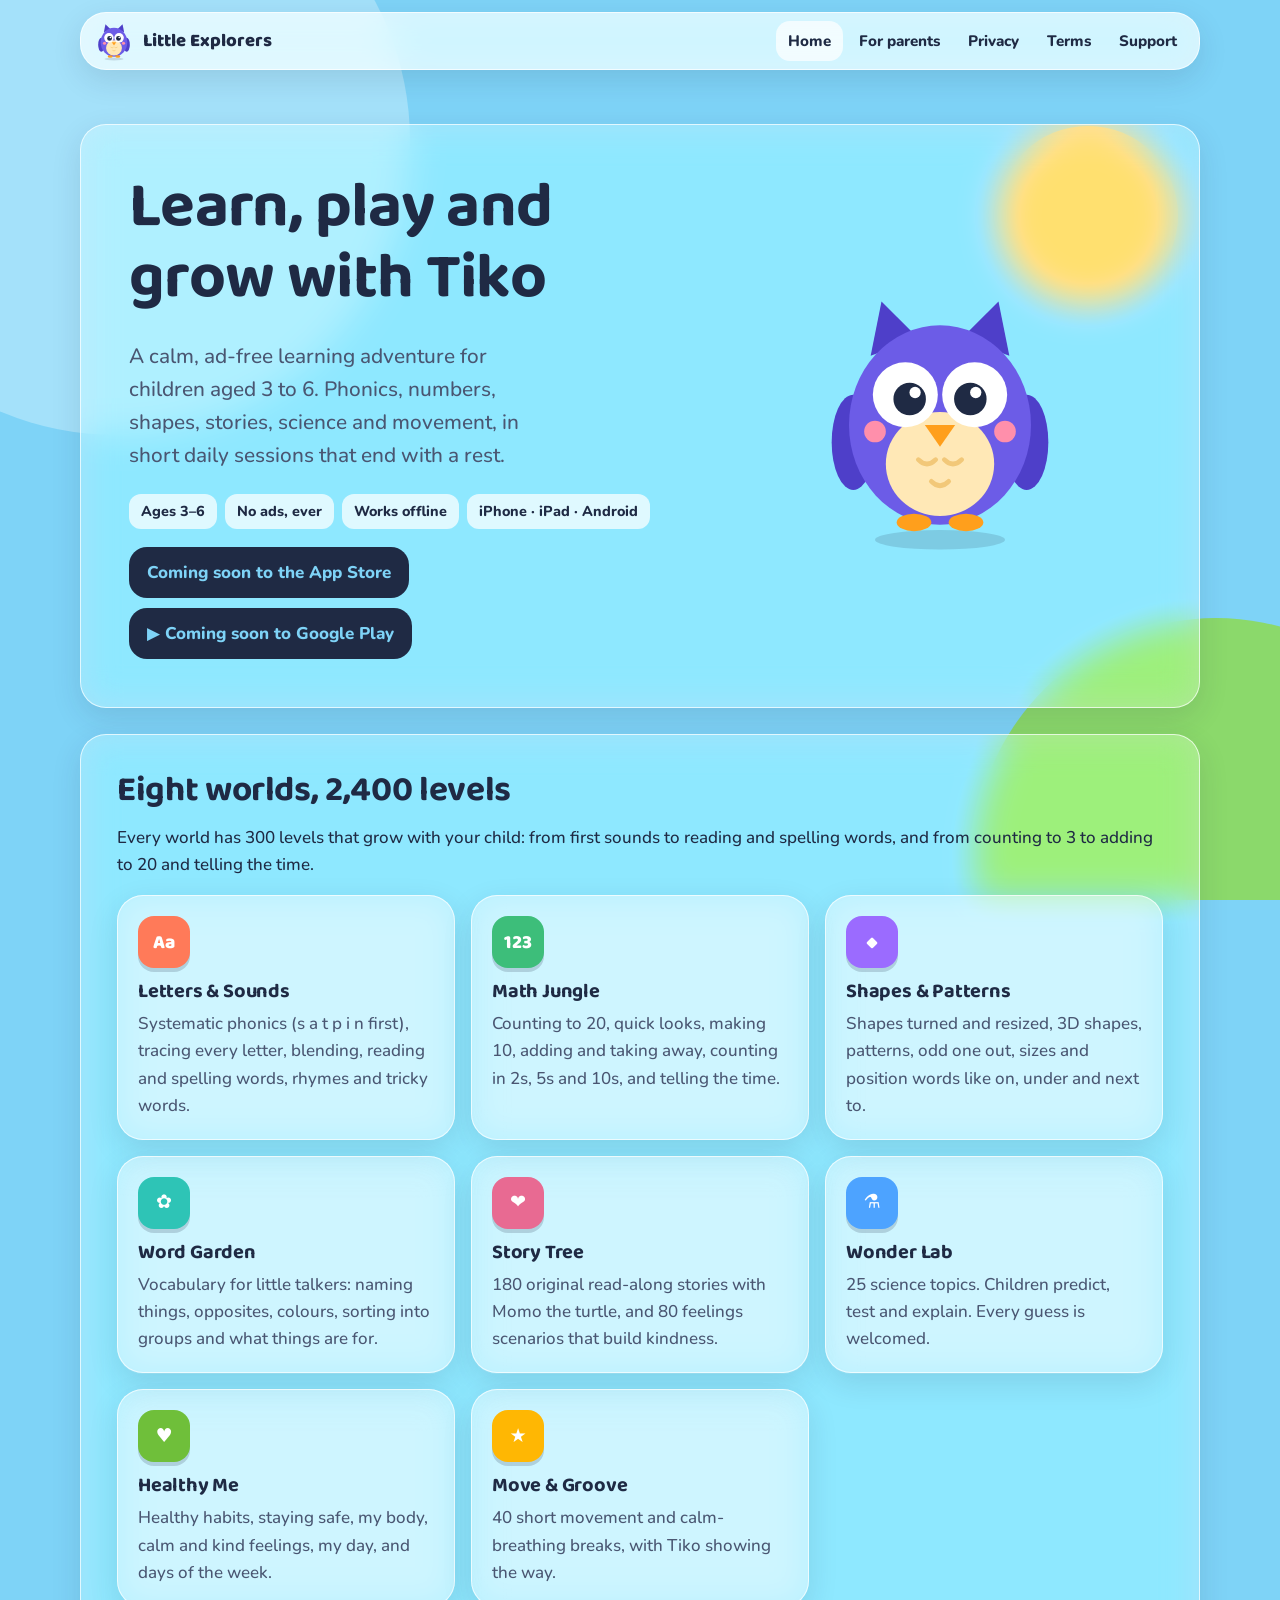
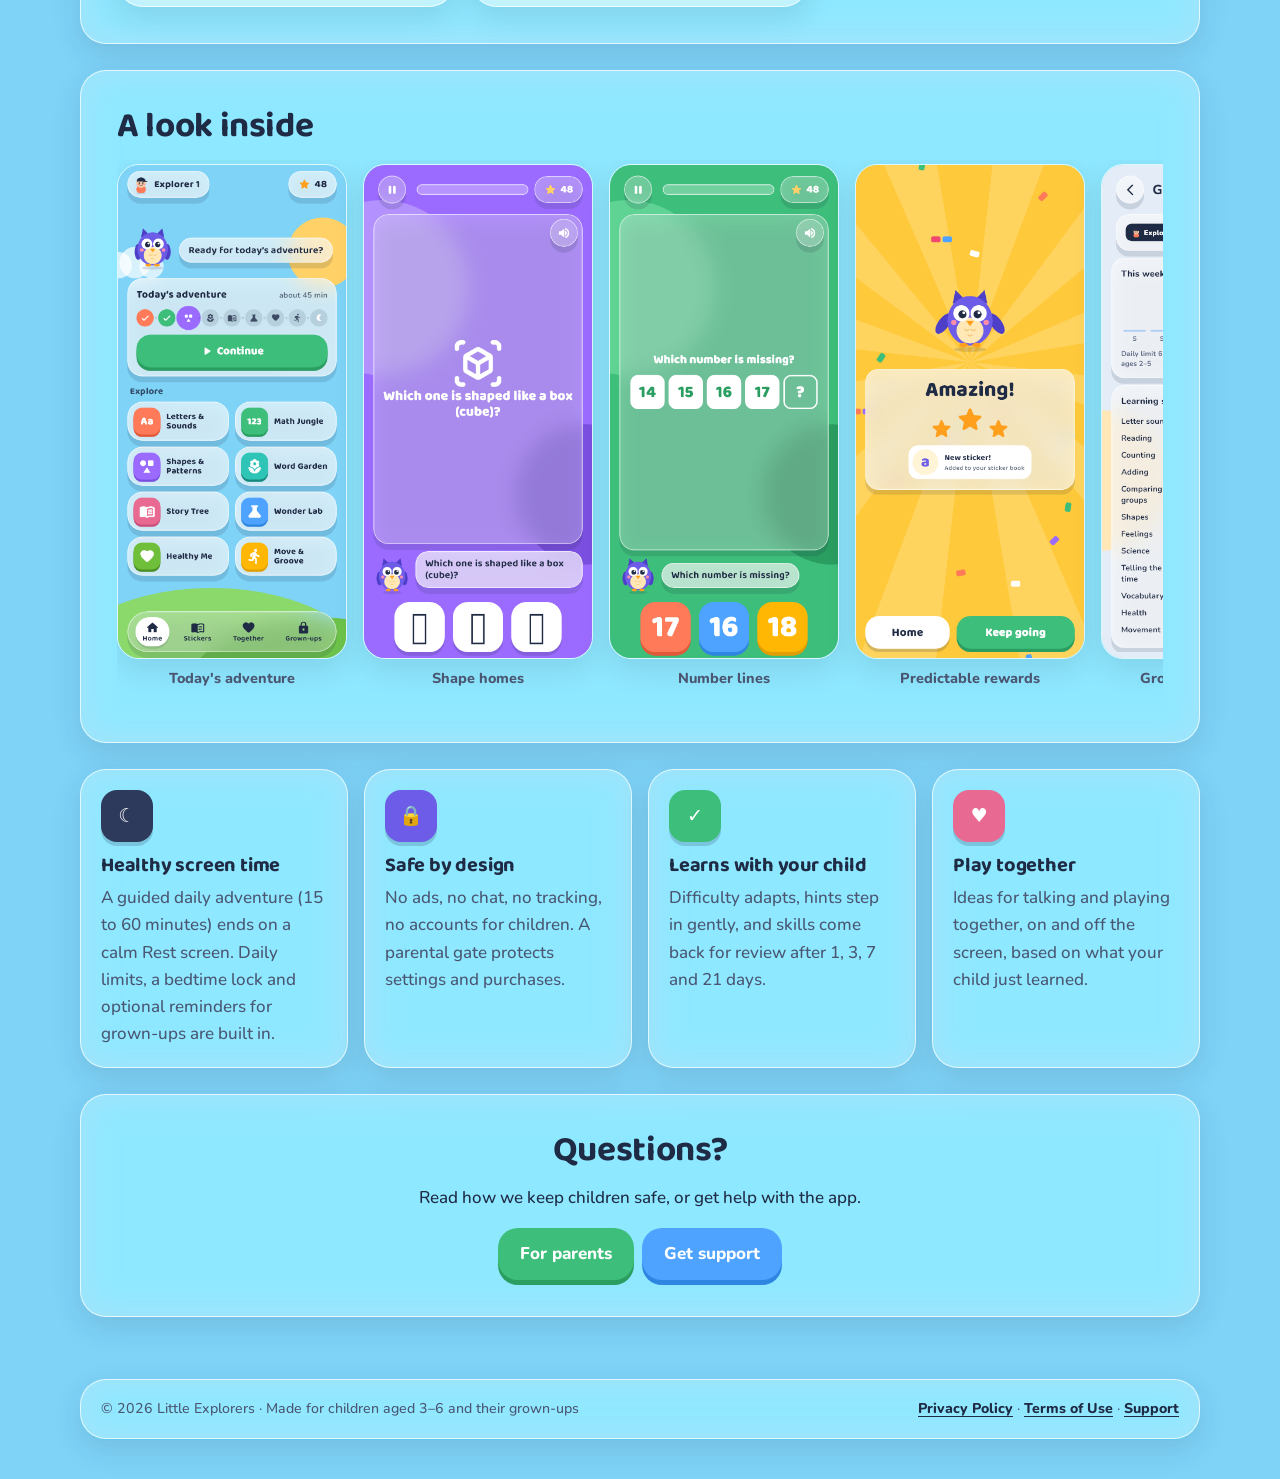
<file: website/index.html>
<!doctype html>
<html lang="en">
<head>
<meta charset="utf-8">
<meta name="viewport" content="width=device-width,initial-scale=1,viewport-fit=cover">
<title>Little Explorers: learning app for ages 3–6</title>
<meta name="description" content="A calm, ad-free learning adventure for children aged 3 to 6.">
<meta name="theme-color" content="#7ED3F7" media="(prefers-color-scheme: light)">
<meta name="theme-color" content="#2E3A5C" media="(prefers-color-scheme: dark)">
<meta property="og:title" content="Little Explorers: learning app for ages 3–6"><meta property="og:description" content="A calm, ad-free learning adventure for children aged 3 to 6.">
<meta property="og:image" content="assets/icon.png">
<link rel="icon" href="assets/icon.png">
<link rel="apple-touch-icon" href="assets/icon.png">
<link rel="preconnect" href="https://fonts.googleapis.com"><link rel="preconnect" href="https://fonts.gstatic.com" crossorigin>
<link href="https://fonts.googleapis.com/css2?family=Baloo+2:wght@700;800&family=Nunito:wght@500;700;800&display=swap" rel="stylesheet">
<link rel="stylesheet" href="assets/site.css?v=xvrylc">

</head>
<body>
<a class="skip" href="#main">Skip to content</a>
<div class="blobs" aria-hidden="true"><i></i><i></i><i></i></div>
<header class="top wrap">
  <div class="glass strong bar">
    <a class="brand" href=""><svg class="owl" viewBox="0 0 120 124" role="img" aria-label="Tiko the owl">
<ellipse cx="60" cy="119" rx="30" ry="4.5" fill="rgba(31,42,68,.15)"/>
<path d="M28 34L33 9L50 26Z" fill="#4E3FC9"/><path d="M92 34L87 9L70 26Z" fill="#4E3FC9"/>
<ellipse cx="20" cy="74" rx="10" ry="22" fill="#4E3FC9"/><ellipse cx="100" cy="74" rx="10" ry="22" fill="#4E3FC9"/>
<ellipse cx="60" cy="66" rx="42" ry="46" fill="#6C5CE7"/><ellipse cx="60" cy="84" rx="25" ry="24" fill="#FFE8B6"/>
<path d="M50 82q4 4 8 0M62 82q4 4 8 0M56 92q4 4 8 0" fill="none" stroke="#F2C879" stroke-width="2.2" stroke-linecap="round"/>
<g class="eyes"><circle cx="44" cy="52" r="15" fill="#fff"/><circle cx="76" cy="52" r="15" fill="#fff"/><circle cx="46" cy="54" r="7.5" fill="#1F2A44"/><circle cx="74" cy="54" r="7.5" fill="#1F2A44"/><circle cx="48.5" cy="51" r="2.6" fill="#fff"/><circle cx="76.5" cy="51" r="2.6" fill="#fff"/></g>
<path d="M53 66L67 66L60 76Z" fill="#FF9F1C"/><circle cx="30" cy="69" r="5" fill="#FF8FAB"/><circle cx="90" cy="69" r="5" fill="#FF8FAB"/>
<ellipse cx="48" cy="111" rx="8" ry="4" fill="#FF9F1C"/><ellipse cx="72" cy="111" rx="8" ry="4" fill="#FF9F1C"/></svg><span>Little Explorers</span></a>
    <nav aria-label="Main"><a href="" aria-current="page">Home</a><a href="parents/">For parents</a><a href="privacy/">Privacy</a><a href="terms/">Terms</a><a href="support/">Support</a></nav>
    <button class="menu" aria-expanded="false" aria-controls="sheet" aria-label="Menu" onclick="var s=document.getElementById('sheet');var o=s.classList.toggle('open');this.setAttribute('aria-expanded',o)">☰</button>
  </div>
  <div id="sheet" class="glass strong sheet"><a href="">Home</a><a href="parents/">For parents</a><a href="privacy/">Privacy</a><a href="terms/">Terms</a><a href="support/">Support</a></div>
</header>
<main id="main" class="wrap">
<section class="glass hero" aria-labelledby="h1">
  <div>
    <h1 id="h1">Learn, play and grow with Tiko</h1>
    <p class="lead">A calm, ad-free learning adventure for children aged 3 to 6. Phonics, numbers, shapes, stories, science and movement, in short daily sessions that end with a rest.</p>
    <div class="chips"><span class="chip">Ages 3–6</span><span class="chip">No ads, ever</span><span class="chip">Works offline</span><span class="chip">iPhone · iPad · Android</span></div>
    <div class="badges"><span class="badge">Coming soon to the App Store</span><span class="badge">▶ Coming soon to Google Play</span></div>
  </div>
  <div><svg class="owl" viewBox="0 0 120 124" role="img" aria-label="Tiko the owl">
<ellipse cx="60" cy="119" rx="30" ry="4.5" fill="rgba(31,42,68,.15)"/>
<path d="M28 34L33 9L50 26Z" fill="#4E3FC9"/><path d="M92 34L87 9L70 26Z" fill="#4E3FC9"/>
<ellipse cx="20" cy="74" rx="10" ry="22" fill="#4E3FC9"/><ellipse cx="100" cy="74" rx="10" ry="22" fill="#4E3FC9"/>
<ellipse cx="60" cy="66" rx="42" ry="46" fill="#6C5CE7"/><ellipse cx="60" cy="84" rx="25" ry="24" fill="#FFE8B6"/>
<path d="M50 82q4 4 8 0M62 82q4 4 8 0M56 92q4 4 8 0" fill="none" stroke="#F2C879" stroke-width="2.2" stroke-linecap="round"/>
<g class="eyes"><circle cx="44" cy="52" r="15" fill="#fff"/><circle cx="76" cy="52" r="15" fill="#fff"/><circle cx="46" cy="54" r="7.5" fill="#1F2A44"/><circle cx="74" cy="54" r="7.5" fill="#1F2A44"/><circle cx="48.5" cy="51" r="2.6" fill="#fff"/><circle cx="76.5" cy="51" r="2.6" fill="#fff"/></g>
<path d="M53 66L67 66L60 76Z" fill="#FF9F1C"/><circle cx="30" cy="69" r="5" fill="#FF8FAB"/><circle cx="90" cy="69" r="5" fill="#FF8FAB"/>
<ellipse cx="48" cy="111" rx="8" ry="4" fill="#FF9F1C"/><ellipse cx="72" cy="111" rx="8" ry="4" fill="#FF9F1C"/></svg></div>
</section>

<section aria-labelledby="worlds">
  <div class="glass section">
    <h2 id="worlds">Eight worlds, 2,400 levels</h2>
    <p>Every world has 300 levels that grow with your child: from first sounds to reading and spelling words, and from counting to 3 to adding to 20 and telling the time.</p>
    <div class="grid">
      <div class="glass card"><div class="dot" style="background:#FF7A59">Aa</div><h3>Letters &amp; Sounds</h3><p>Systematic phonics (s a t p i n first), tracing every letter, blending, reading and spelling words, rhymes and tricky words.</p></div>
      <div class="glass card"><div class="dot" style="background:#3DBE7A">123</div><h3>Math Jungle</h3><p>Counting to 20, quick looks, making 10, adding and taking away, counting in 2s, 5s and 10s, and telling the time.</p></div>
      <div class="glass card"><div class="dot" style="background:#9B6BFF">◆</div><h3>Shapes &amp; Patterns</h3><p>Shapes turned and resized, 3D shapes, patterns, odd one out, sizes and position words like on, under and next to.</p></div>
      <div class="glass card"><div class="dot" style="background:#2EC4B6">✿</div><h3>Word Garden</h3><p>Vocabulary for little talkers: naming things, opposites, colours, sorting into groups and what things are for.</p></div>
      <div class="glass card"><div class="dot" style="background:#E86A92">❤</div><h3>Story Tree</h3><p>180 original read-along stories with Momo the turtle, and 80 feelings scenarios that build kindness.</p></div>
      <div class="glass card"><div class="dot" style="background:#4DA3FF">⚗</div><h3>Wonder Lab</h3><p>25 science topics. Children predict, test and explain. Every guess is welcomed.</p></div>
      <div class="glass card"><div class="dot" style="background:#6FBF3A">♥</div><h3>Healthy Me</h3><p>Healthy habits, staying safe, my body, calm and kind feelings, my day, and days of the week.</p></div>
      <div class="glass card"><div class="dot" style="background:#FFB703">★</div><h3>Move &amp; Groove</h3><p>40 short movement and calm-breathing breaks, with Tiko showing the way.</p></div>
    </div>
  </div>
</section>

<section aria-labelledby="look">
  <div class="glass section">
    <h2 id="look">A look inside</h2>
    <div class="shots">
      <figure><img src="assets/shot-home.png" alt="Home screen with today's adventure and six worlds" width="390" height="844" loading="lazy"><figcaption>Today's adventure</figcaption></figure>
      <figure><img src="assets/shot-add.png" alt="Shape homes game: put each shape in its home" width="390" height="844" loading="lazy"><figcaption>Shape homes</figcaption></figure>
      <figure><img src="assets/shot-order.png" alt="Number line game" width="390" height="844" loading="lazy"><figcaption>Number lines</figcaption></figure>
      <figure><img src="assets/shot-reward.png" alt="Reward screen with three stars and a sticker" width="390" height="844" loading="lazy"><figcaption>Predictable rewards</figcaption></figure>
      <figure><img src="assets/shot-parent.png" alt="Parent dashboard with weekly minutes and skills" width="390" height="844" loading="lazy"><figcaption>Grown-ups dashboard</figcaption></figure>
    </div>
  </div>
</section>

<section aria-labelledby="why">
  <div class="grid">
    <div class="glass card"><div class="dot" style="background:#2E3A5C">☾</div><h3>Healthy screen time</h3><p>A guided daily adventure (15 to 60 minutes) ends on a calm Rest screen. Daily limits, a bedtime lock and optional reminders for grown-ups are built in.</p></div>
    <div class="glass card"><div class="dot" style="background:#6C5CE7">🔒</div><h3>Safe by design</h3><p>No ads, no chat, no tracking, no accounts for children. A parental gate protects settings and purchases.</p></div>
    <div class="glass card"><div class="dot" style="background:#3DBE7A">✓</div><h3>Learns with your child</h3><p>Difficulty adapts, hints step in gently, and skills come back for review after 1, 3, 7 and 21 days.</p></div>
    <div class="glass card"><div class="dot" style="background:#E86A92">♥</div><h3>Play together</h3><p>Ideas for talking and playing together, on and off the screen, based on what your child just learned.</p></div>
  </div>
</section>

<section aria-labelledby="cta">
  <div class="glass section" style="text-align:center">
    <h2 id="cta">Questions?</h2>
    <p>Read how we keep children safe, or get help with the app.</p>
    <a class="btn" href="parents/">For parents</a>&nbsp; <a class="btn" href="support/" style="background:#4DA3FF;box-shadow:0 5px 0 #2F86E0">Get support</a>
  </div>
</section>

</main>
<footer class="wrap">
  <div class="glass bar">
    <small>© 2026 Little Explorers · Made for children aged 3–6 and their grown-ups</small>
    <small><a href="privacy/">Privacy Policy</a> · <a href="terms/">Terms of Use</a> · <a href="support/">Support</a></small>
  </div>
</footer>

</body>
</html>
</file>
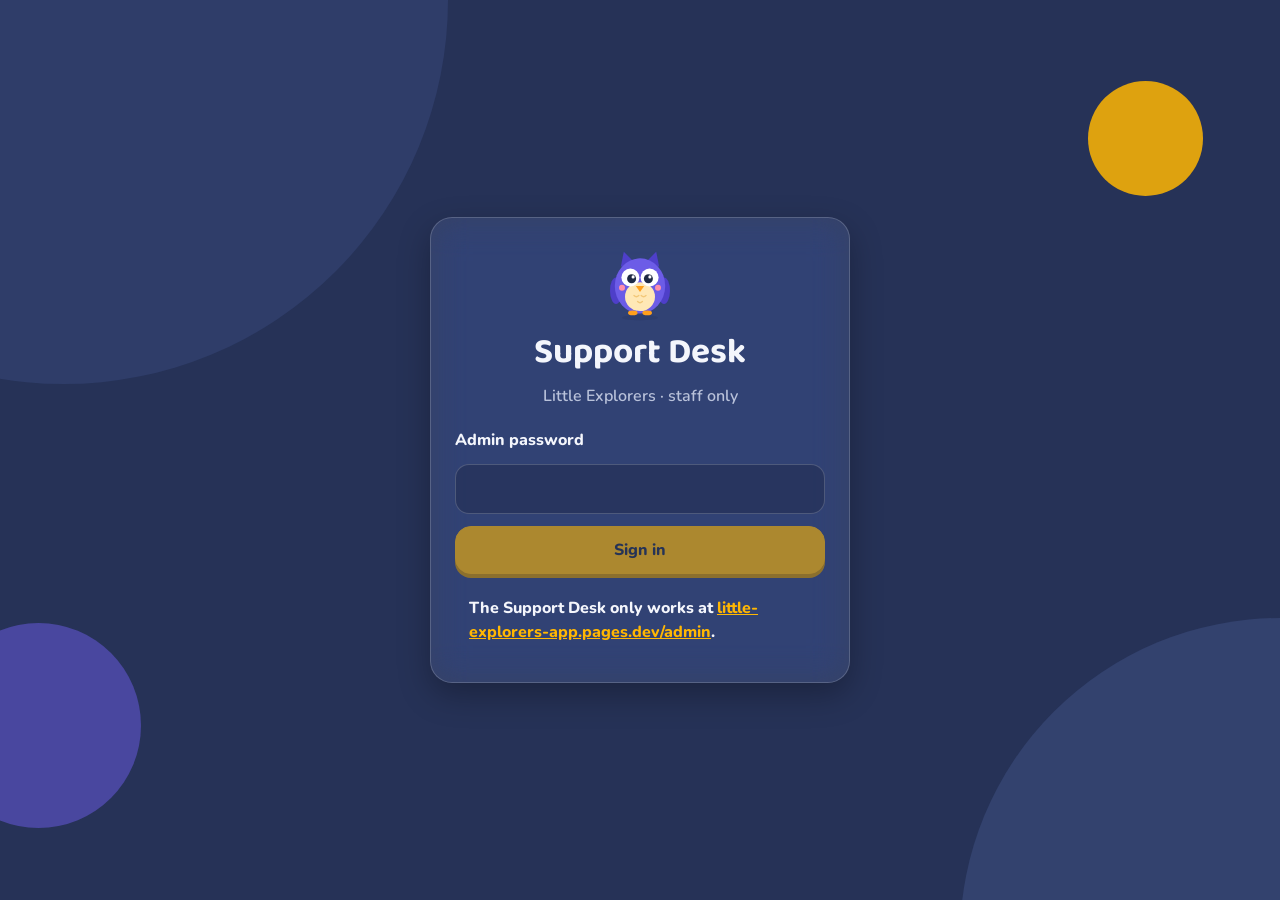
<file: website/admin/index.html>
<!doctype html>
<html lang="en">
<head>
<meta charset="utf-8">
<meta name="viewport" content="width=device-width,initial-scale=1,viewport-fit=cover">
<meta name="robots" content="noindex, nofollow">
<meta name="theme-color" content="#263257">
<title>Support Desk · Little Explorers</title>
<link rel="icon" href="../assets/icon.png?v=xvrylc">
<link rel="apple-touch-icon" href="../assets/icon.png?v=xvrylc">
<link rel="preconnect" href="https://fonts.googleapis.com"><link rel="preconnect" href="https://fonts.gstatic.com" crossorigin>
<link href="https://fonts.googleapis.com/css2?family=Baloo+2:wght@700;800&family=Nunito:wght@500;700;800&display=swap" rel="stylesheet">
<link rel="stylesheet" href="../assets/admin.css?v=xvrylc">
</head>
<body>
<div class="sky" aria-hidden="true"><i></i><i></i><i></i><i></i></div>

<!-- Sign in -->
<main id="login-view" class="center">
  <form id="login" class="panel login" autocomplete="on">
    <svg class="owl" viewBox="0 0 120 124" role="img" aria-label="Tiko the owl">
<ellipse cx="60" cy="119" rx="30" ry="4.5" fill="rgba(31,42,68,.15)"/>
<path d="M28 34L33 9L50 26Z" fill="#4E3FC9"/><path d="M92 34L87 9L70 26Z" fill="#4E3FC9"/>
<ellipse cx="20" cy="74" rx="10" ry="22" fill="#4E3FC9"/><ellipse cx="100" cy="74" rx="10" ry="22" fill="#4E3FC9"/>
<ellipse cx="60" cy="66" rx="42" ry="46" fill="#6C5CE7"/><ellipse cx="60" cy="84" rx="25" ry="24" fill="#FFE8B6"/>
<path d="M50 82q4 4 8 0M62 82q4 4 8 0M56 92q4 4 8 0" fill="none" stroke="#F2C879" stroke-width="2.2" stroke-linecap="round"/>
<g class="eyes"><circle cx="44" cy="52" r="15" fill="#fff"/><circle cx="76" cy="52" r="15" fill="#fff"/><circle cx="46" cy="54" r="7.5" fill="#1F2A44"/><circle cx="74" cy="54" r="7.5" fill="#1F2A44"/><circle cx="48.5" cy="51" r="2.6" fill="#fff"/><circle cx="76.5" cy="51" r="2.6" fill="#fff"/></g>
<path d="M53 66L67 66L60 76Z" fill="#FF9F1C"/><circle cx="30" cy="69" r="5" fill="#FF8FAB"/><circle cx="90" cy="69" r="5" fill="#FF8FAB"/>
<ellipse cx="48" cy="111" rx="8" ry="4" fill="#FF9F1C"/><ellipse cx="72" cy="111" rx="8" ry="4" fill="#FF9F1C"/></svg>
    <h1>Support Desk</h1>
    <p class="muted">Little Explorers · staff only</p>
    <label for="password">Admin password</label>
    <input id="password" type="password" autocomplete="current-password" required>
    <button class="btn primary" type="submit">Sign in</button>
    <p id="login-status" class="notice" role="alert" hidden></p>
    <p id="elsewhere" class="notice" hidden>The Support Desk only works at <a href="https://little-explorers-app.pages.dev/admin/">little-explorers-app.pages.dev/admin</a>.</p>
  </form>
</main>

<!-- Dashboard -->
<div id="app" hidden>
  <header class="bar">
    <button id="home" class="brand" type="button" aria-label="Home: all requests">
      <svg class="owl" viewBox="0 0 120 124" role="img" aria-label="Tiko the owl">
<ellipse cx="60" cy="119" rx="30" ry="4.5" fill="rgba(31,42,68,.15)"/>
<path d="M28 34L33 9L50 26Z" fill="#4E3FC9"/><path d="M92 34L87 9L70 26Z" fill="#4E3FC9"/>
<ellipse cx="20" cy="74" rx="10" ry="22" fill="#4E3FC9"/><ellipse cx="100" cy="74" rx="10" ry="22" fill="#4E3FC9"/>
<ellipse cx="60" cy="66" rx="42" ry="46" fill="#6C5CE7"/><ellipse cx="60" cy="84" rx="25" ry="24" fill="#FFE8B6"/>
<path d="M50 82q4 4 8 0M62 82q4 4 8 0M56 92q4 4 8 0" fill="none" stroke="#F2C879" stroke-width="2.2" stroke-linecap="round"/>
<g class="eyes"><circle cx="44" cy="52" r="15" fill="#fff"/><circle cx="76" cy="52" r="15" fill="#fff"/><circle cx="46" cy="54" r="7.5" fill="#1F2A44"/><circle cx="74" cy="54" r="7.5" fill="#1F2A44"/><circle cx="48.5" cy="51" r="2.6" fill="#fff"/><circle cx="76.5" cy="51" r="2.6" fill="#fff"/></g>
<path d="M53 66L67 66L60 76Z" fill="#FF9F1C"/><circle cx="30" cy="69" r="5" fill="#FF8FAB"/><circle cx="90" cy="69" r="5" fill="#FF8FAB"/>
<ellipse cx="48" cy="111" rx="8" ry="4" fill="#FF9F1C"/><ellipse cx="72" cy="111" rx="8" ry="4" fill="#FF9F1C"/></svg><span><b>Support Desk</b><small>Little Explorers</small></span>
    </button>
    <span class="grow"></span>
    <span id="updated" class="updated" aria-live="polite"></span>
    <button id="home-btn" class="icon-btn" type="button" aria-label="Home"><svg viewBox="0 0 24 24" aria-hidden="true"><path d="M3.5 11L12 4l8.5 7v9a1 1 0 01-1 1H15v-6H9v6H4.5a1 1 0 01-1-1z" fill="currentColor"/></svg><span>Home</span></button>
    <button id="refresh" class="icon-btn" type="button" aria-label="Refresh"><svg viewBox="0 0 24 24" aria-hidden="true"><path d="M20 12a8 8 0 11-2.34-5.66M20 4v5h-5" fill="none" stroke="currentColor" stroke-width="2.6" stroke-linecap="round" stroke-linejoin="round"/></svg><span>Refresh</span></button>
    <button id="signout" class="icon-btn" type="button" aria-label="Sign out"><svg viewBox="0 0 24 24" aria-hidden="true"><path d="M15 4h3a2 2 0 012 2v12a2 2 0 01-2 2h-3M10 16l-4-4 4-4M6 12h10" fill="none" stroke="currentColor" stroke-width="2.6" stroke-linecap="round" stroke-linejoin="round"/></svg><span>Sign out</span></button>
  </header>

  <main class="layout" id="layout" data-view="home">
    <section class="list-pane" aria-label="Requests">
      <div class="hello">
        <h1 id="greeting">Hello!</h1>
        <p class="muted" id="summary">Loading requests…</p>
      </div>
      <div class="stats" role="tablist" aria-label="Filter requests">
        <button class="stat new" data-filter="unread" role="tab" aria-selected="false"><b id="count-unread">0</b><span>New</span></button>
        <button class="stat open" data-filter="open" role="tab" aria-selected="true"><b id="count-open">0</b><span>Waiting</span></button>
        <button class="stat answered" data-filter="answered" role="tab" aria-selected="false"><b id="count-answered">0</b><span>Answered</span></button>
        <button class="stat closed" data-filter="closed" role="tab" aria-selected="false"><b id="count-closed">0</b><span>Closed</span></button>
      </div>
      <div class="search">
        <svg viewBox="0 0 24 24" aria-hidden="true"><circle cx="11" cy="11" r="7" fill="none" stroke="currentColor" stroke-width="2.6"/><path d="M20 20l-4-4" stroke="currentColor" stroke-width="2.6" stroke-linecap="round"/></svg>
        <input id="search" type="search" placeholder="Search requests" aria-label="Search requests">
        <button id="show-all" class="chip" type="button">All</button>
      </div>
      <ul id="tickets" class="tickets"></ul>
    </section>

    <section class="detail-pane" aria-label="Conversation">
      <div id="detail-empty" class="panel empty">
        <svg class="owl" viewBox="0 0 120 124" role="img" aria-label="Tiko the owl">
<ellipse cx="60" cy="119" rx="30" ry="4.5" fill="rgba(31,42,68,.15)"/>
<path d="M28 34L33 9L50 26Z" fill="#4E3FC9"/><path d="M92 34L87 9L70 26Z" fill="#4E3FC9"/>
<ellipse cx="20" cy="74" rx="10" ry="22" fill="#4E3FC9"/><ellipse cx="100" cy="74" rx="10" ry="22" fill="#4E3FC9"/>
<ellipse cx="60" cy="66" rx="42" ry="46" fill="#6C5CE7"/><ellipse cx="60" cy="84" rx="25" ry="24" fill="#FFE8B6"/>
<path d="M50 82q4 4 8 0M62 82q4 4 8 0M56 92q4 4 8 0" fill="none" stroke="#F2C879" stroke-width="2.2" stroke-linecap="round"/>
<g class="eyes"><circle cx="44" cy="52" r="15" fill="#fff"/><circle cx="76" cy="52" r="15" fill="#fff"/><circle cx="46" cy="54" r="7.5" fill="#1F2A44"/><circle cx="74" cy="54" r="7.5" fill="#1F2A44"/><circle cx="48.5" cy="51" r="2.6" fill="#fff"/><circle cx="76.5" cy="51" r="2.6" fill="#fff"/></g>
<path d="M53 66L67 66L60 76Z" fill="#FF9F1C"/><circle cx="30" cy="69" r="5" fill="#FF8FAB"/><circle cx="90" cy="69" r="5" fill="#FF8FAB"/>
<ellipse cx="48" cy="111" rx="8" ry="4" fill="#FF9F1C"/><ellipse cx="72" cy="111" rx="8" ry="4" fill="#FF9F1C"/></svg>
        <h2>Choose a request</h2>
        <p class="muted">Read the conversation and reply. New messages appear here automatically.</p>
      </div>
      <article id="detail" class="panel detail" hidden>
        <div class="detail-head">
          <button id="back" class="icon-btn back" type="button" aria-label="Back to all requests"><svg viewBox="0 0 24 24" aria-hidden="true"><path d="M15 5l-7 7 7 7" fill="none" stroke="currentColor" stroke-width="3" stroke-linecap="round" stroke-linejoin="round"/></svg><span>Home</span></button>
          <div class="grow">
            <h2 id="d-title"></h2>
            <p id="d-meta" class="muted"></p>
          </div>
          <span id="d-status" class="status"></span>
        </div>
        <ul id="d-messages" class="messages"></ul>
        <form id="reply" class="reply">
          <div class="templates" aria-label="Quick replies">
            <button type="button" data-template="Thank you for getting in touch. To cancel: on iPhone or iPad go to Settings → your name → Subscriptions; on Android open Google Play → Payments &amp; subscriptions → Subscriptions. Please cancel at least 24 hours before the renewal date.">Cancel help</button>
            <button type="button" data-template="Thank you for getting in touch. Please open Grown-ups → Explorer Plus → Restore purchases, using the same Apple ID or Google account you bought with.">Restore help</button>
            <button type="button" data-template="Thank you for getting in touch. Please check that Narration is on in Grown-ups → Settings, and that your device's media volume is up. Tiko uses your device's text-to-speech voice.">Tiko is silent</button>
            <button type="button" data-template="Thank you for letting us know. We're looking into this and will update you here soon.">Looking into it</button>
            <button type="button" data-template="Thank you for your message. Is there anything else we can help with? If not, we'll close this request in a few days.">Wrap up</button>
          </div>
          <label for="reply-text" class="sr">Your reply</label>
          <textarea id="reply-text" maxlength="4000" placeholder="Write a reply…" required></textarea>
          <div class="actions">
            <button class="btn primary" type="submit">Send reply</button>
            <button class="btn" type="button" id="close">Mark closed</button>
            <button class="btn" type="button" id="reopen" hidden>Reopen</button>
            <span class="grow"></span>
            <button class="btn danger" type="button" id="delete">Delete</button>
          </div>
          <p id="d-status-msg" class="notice" role="status" hidden></p>
        </form>
      </article>
    </section>
  </main>
</div>
<script src="../assets/admin.js?v=xvrylc" defer></script>
</body>
</html>
</file>
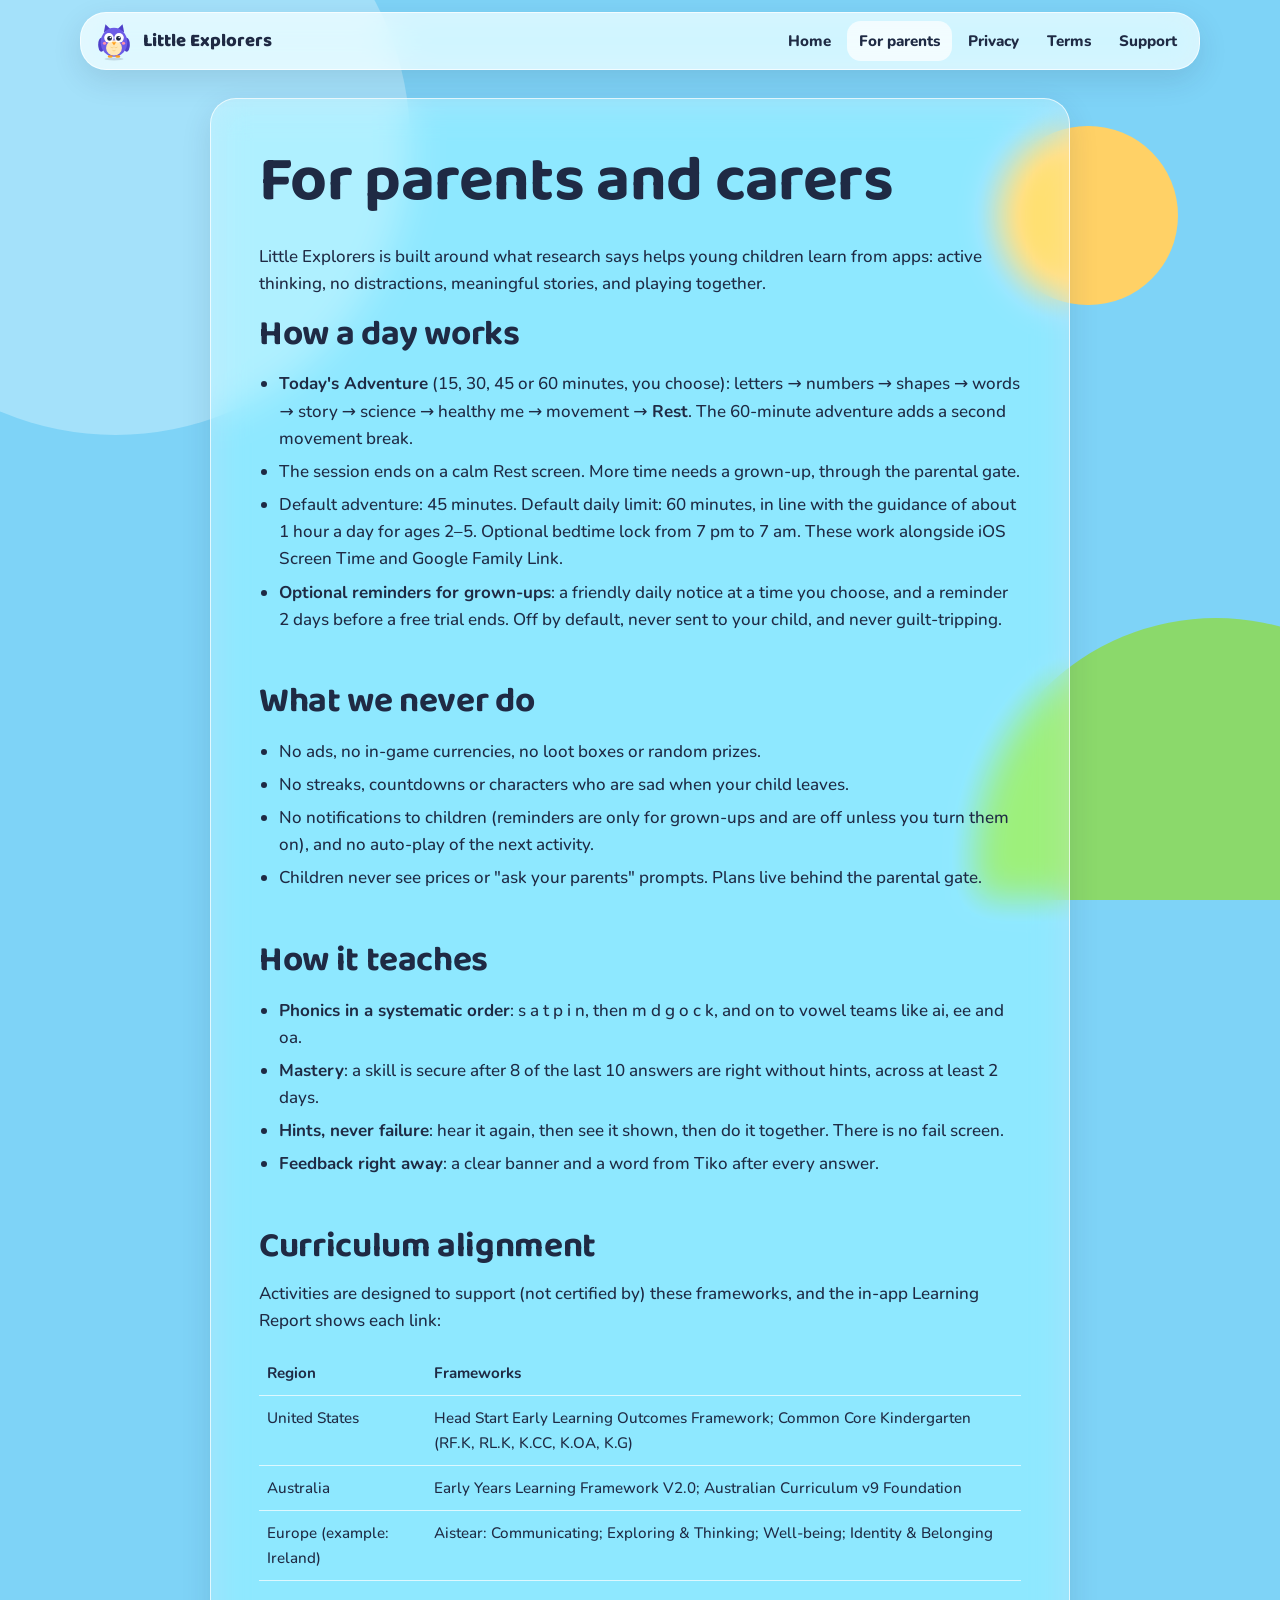
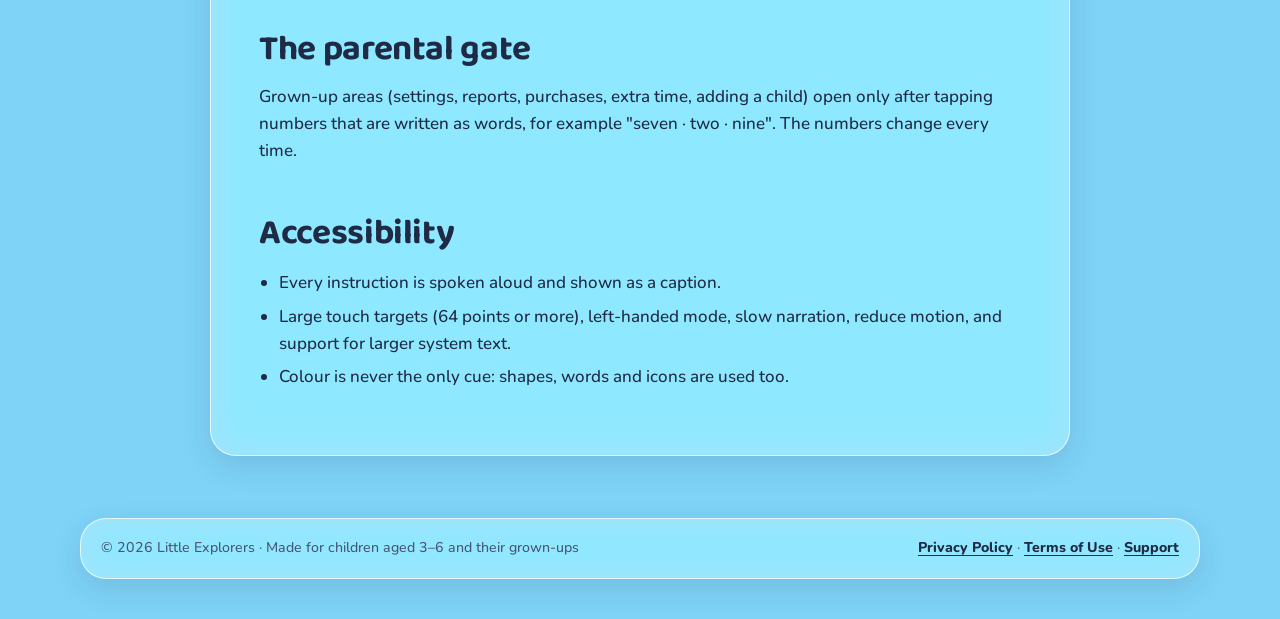
<file: website/parents/index.html>
<!doctype html>
<html lang="en">
<head>
<meta charset="utf-8">
<meta name="viewport" content="width=device-width,initial-scale=1,viewport-fit=cover">
<title>For parents · Little Explorers</title>
<meta name="description" content="How Little Explorers teaches, and how it keeps children safe.">
<meta name="theme-color" content="#7ED3F7" media="(prefers-color-scheme: light)">
<meta name="theme-color" content="#2E3A5C" media="(prefers-color-scheme: dark)">
<meta property="og:title" content="For parents · Little Explorers"><meta property="og:description" content="How Little Explorers teaches, and how it keeps children safe.">
<meta property="og:image" content="../assets/icon.png">
<link rel="icon" href="../assets/icon.png">
<link rel="apple-touch-icon" href="../assets/icon.png">
<link rel="preconnect" href="https://fonts.googleapis.com"><link rel="preconnect" href="https://fonts.gstatic.com" crossorigin>
<link href="https://fonts.googleapis.com/css2?family=Baloo+2:wght@700;800&family=Nunito:wght@500;700;800&display=swap" rel="stylesheet">
<link rel="stylesheet" href="../assets/site.css?v=xvrylc">

</head>
<body>
<a class="skip" href="#main">Skip to content</a>
<div class="blobs" aria-hidden="true"><i></i><i></i><i></i></div>
<header class="top wrap">
  <div class="glass strong bar">
    <a class="brand" href="../"><svg class="owl" viewBox="0 0 120 124" role="img" aria-label="Tiko the owl">
<ellipse cx="60" cy="119" rx="30" ry="4.5" fill="rgba(31,42,68,.15)"/>
<path d="M28 34L33 9L50 26Z" fill="#4E3FC9"/><path d="M92 34L87 9L70 26Z" fill="#4E3FC9"/>
<ellipse cx="20" cy="74" rx="10" ry="22" fill="#4E3FC9"/><ellipse cx="100" cy="74" rx="10" ry="22" fill="#4E3FC9"/>
<ellipse cx="60" cy="66" rx="42" ry="46" fill="#6C5CE7"/><ellipse cx="60" cy="84" rx="25" ry="24" fill="#FFE8B6"/>
<path d="M50 82q4 4 8 0M62 82q4 4 8 0M56 92q4 4 8 0" fill="none" stroke="#F2C879" stroke-width="2.2" stroke-linecap="round"/>
<g class="eyes"><circle cx="44" cy="52" r="15" fill="#fff"/><circle cx="76" cy="52" r="15" fill="#fff"/><circle cx="46" cy="54" r="7.5" fill="#1F2A44"/><circle cx="74" cy="54" r="7.5" fill="#1F2A44"/><circle cx="48.5" cy="51" r="2.6" fill="#fff"/><circle cx="76.5" cy="51" r="2.6" fill="#fff"/></g>
<path d="M53 66L67 66L60 76Z" fill="#FF9F1C"/><circle cx="30" cy="69" r="5" fill="#FF8FAB"/><circle cx="90" cy="69" r="5" fill="#FF8FAB"/>
<ellipse cx="48" cy="111" rx="8" ry="4" fill="#FF9F1C"/><ellipse cx="72" cy="111" rx="8" ry="4" fill="#FF9F1C"/></svg><span>Little Explorers</span></a>
    <nav aria-label="Main"><a href="../">Home</a><a href="../parents/" aria-current="page">For parents</a><a href="../privacy/">Privacy</a><a href="../terms/">Terms</a><a href="../support/">Support</a></nav>
    <button class="menu" aria-expanded="false" aria-controls="sheet" aria-label="Menu" onclick="var s=document.getElementById('sheet');var o=s.classList.toggle('open');this.setAttribute('aria-expanded',o)">☰</button>
  </div>
  <div id="sheet" class="glass strong sheet"><a href="../">Home</a><a href="../parents/">For parents</a><a href="../privacy/">Privacy</a><a href="../terms/">Terms</a><a href="../support/">Support</a></div>
</header>
<main id="main" class="wrap">
<article class="glass prose">
<h1>For parents and carers</h1>
<p class="lead">Little Explorers is built around what research says helps young children learn from apps: active thinking, no distractions, meaningful stories, and playing together.</p>

<h2>How a day works</h2>
<ul>
<li><b>Today's Adventure</b> (15, 30, 45 or 60 minutes, you choose): letters → numbers → shapes → words → story → science → healthy me → movement → <b>Rest</b>. The 60-minute adventure adds a second movement break.</li>
<li>The session ends on a calm Rest screen. More time needs a grown-up, through the parental gate.</li>
<li>Default adventure: 45 minutes. Default daily limit: 60 minutes, in line with the guidance of about 1 hour a day for ages 2–5. Optional bedtime lock from 7 pm to 7 am. These work alongside iOS Screen Time and Google Family Link.</li>
<li><b>Optional reminders for grown-ups</b>: a friendly daily notice at a time you choose, and a reminder 2 days before a free trial ends. Off by default, never sent to your child, and never guilt-tripping.</li>
</ul>

<h2>What we never do</h2>
<ul>
<li>No ads, no in-game currencies, no loot boxes or random prizes.</li>
<li>No streaks, countdowns or characters who are sad when your child leaves.</li>
<li>No notifications to children (reminders are only for grown-ups and are off unless you turn them on), and no auto-play of the next activity.</li>
<li>Children never see prices or "ask your parents" prompts. Plans live behind the parental gate.</li>
</ul>

<h2>How it teaches</h2>
<ul>
<li><b>Phonics in a systematic order</b>: s a t p i n, then m d g o c k, and on to vowel teams like ai, ee and oa.</li>
<li><b>Mastery</b>: a skill is secure after 8 of the last 10 answers are right without hints, across at least 2 days.</li>
<li><b>Hints, never failure</b>: hear it again, then see it shown, then do it together. There is no fail screen.</li>
<li><b>Feedback right away</b>: a clear banner and a word from Tiko after every answer.</li>
</ul>

<h2>Curriculum alignment</h2>
<p>Activities are designed to support (not certified by) these frameworks, and the in-app Learning Report shows each link:</p>
<div class="table-wrap"><table>
<tr><th>Region</th><th>Frameworks</th></tr>
<tr><td>United States</td><td>Head Start Early Learning Outcomes Framework; Common Core Kindergarten (RF.K, RL.K, K.CC, K.OA, K.G)</td></tr>
<tr><td>Australia</td><td>Early Years Learning Framework V2.0; Australian Curriculum v9 Foundation</td></tr>
<tr><td>Europe (example: Ireland)</td><td>Aistear: Communicating; Exploring &amp; Thinking; Well-being; Identity &amp; Belonging</td></tr>
</table></div>

<h2>The parental gate</h2>
<p>Grown-up areas (settings, reports, purchases, extra time, adding a child) open only after tapping numbers that are written as words, for example "seven · two · nine". The numbers change every time.</p>

<h2>Accessibility</h2>
<ul>
<li>Every instruction is spoken aloud and shown as a caption.</li>
<li>Large touch targets (64 points or more), left-handed mode, slow narration, reduce motion, and support for larger system text.</li>
<li>Colour is never the only cue: shapes, words and icons are used too.</li>
</ul>
</article>

</main>
<footer class="wrap">
  <div class="glass bar">
    <small>© 2026 Little Explorers · Made for children aged 3–6 and their grown-ups</small>
    <small><a href="../privacy/">Privacy Policy</a> · <a href="../terms/">Terms of Use</a> · <a href="../support/">Support</a></small>
  </div>
</footer>

</body>
</html>
</file>
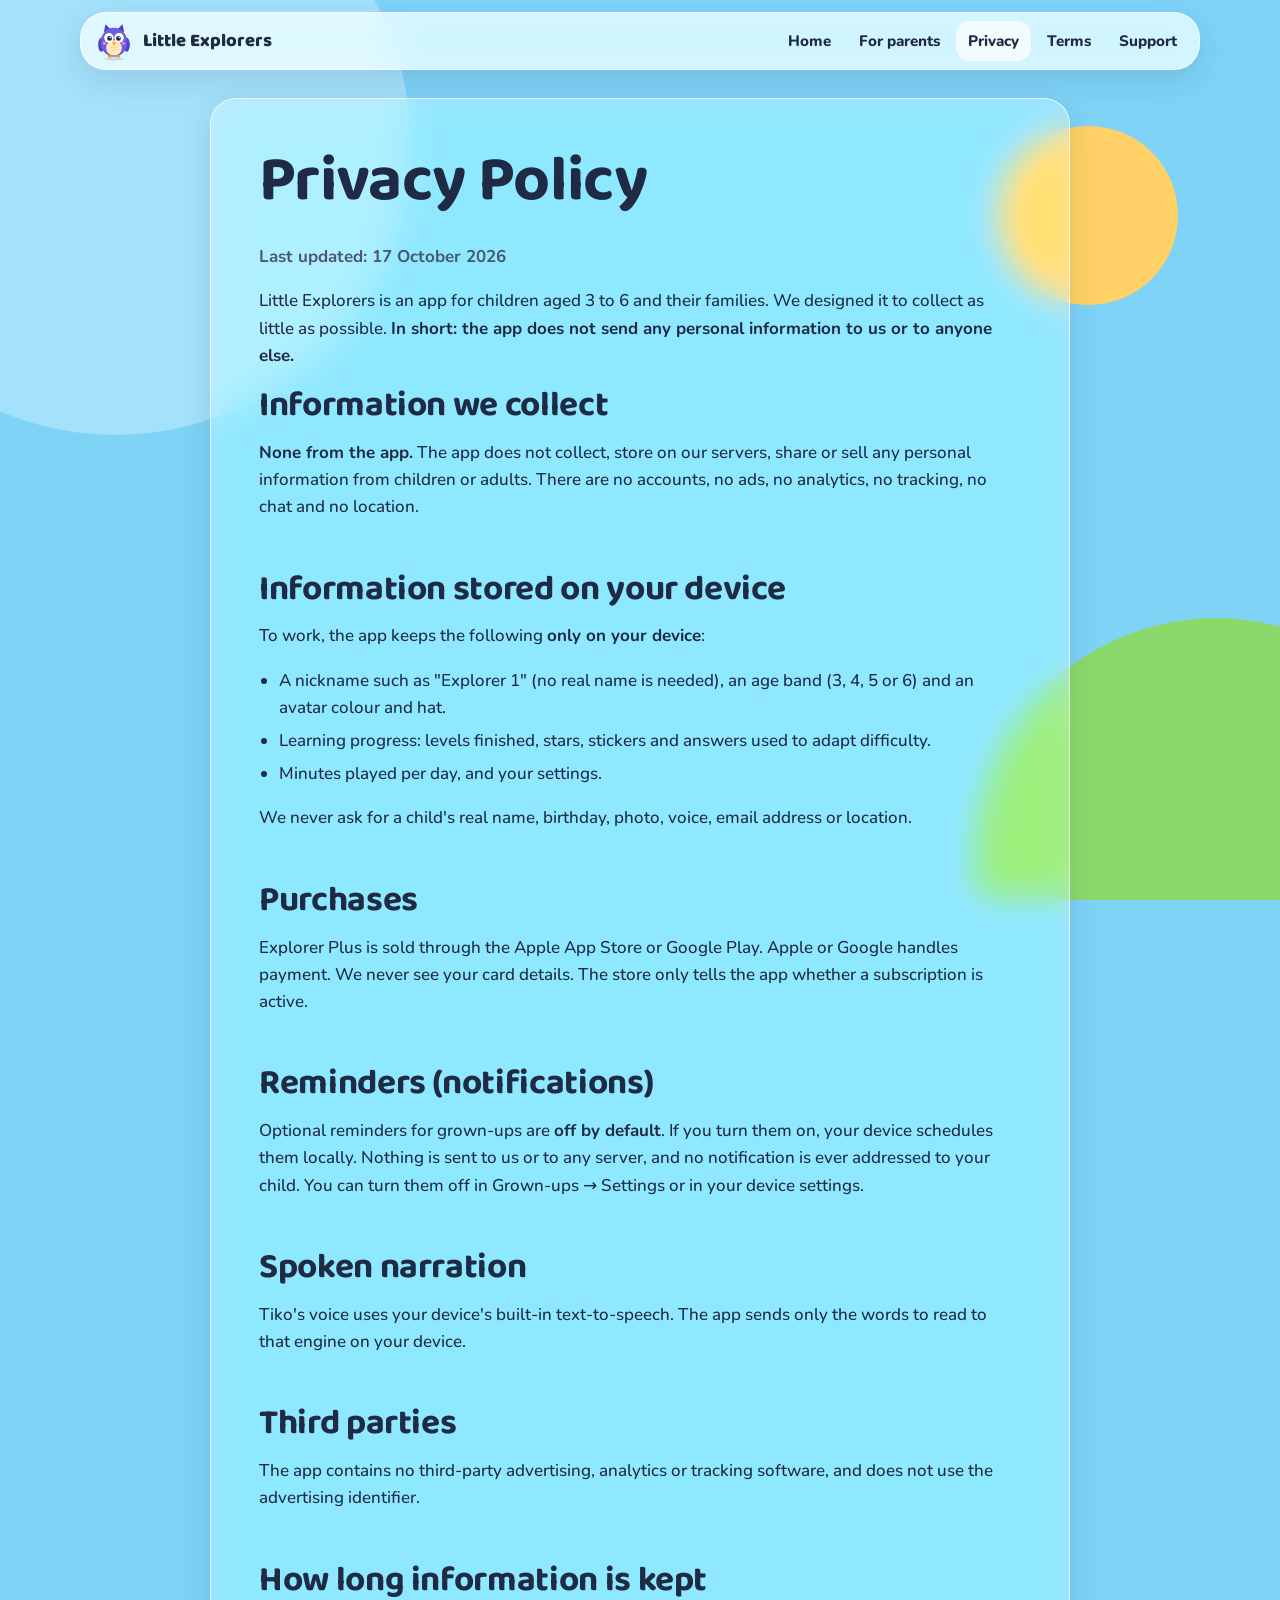
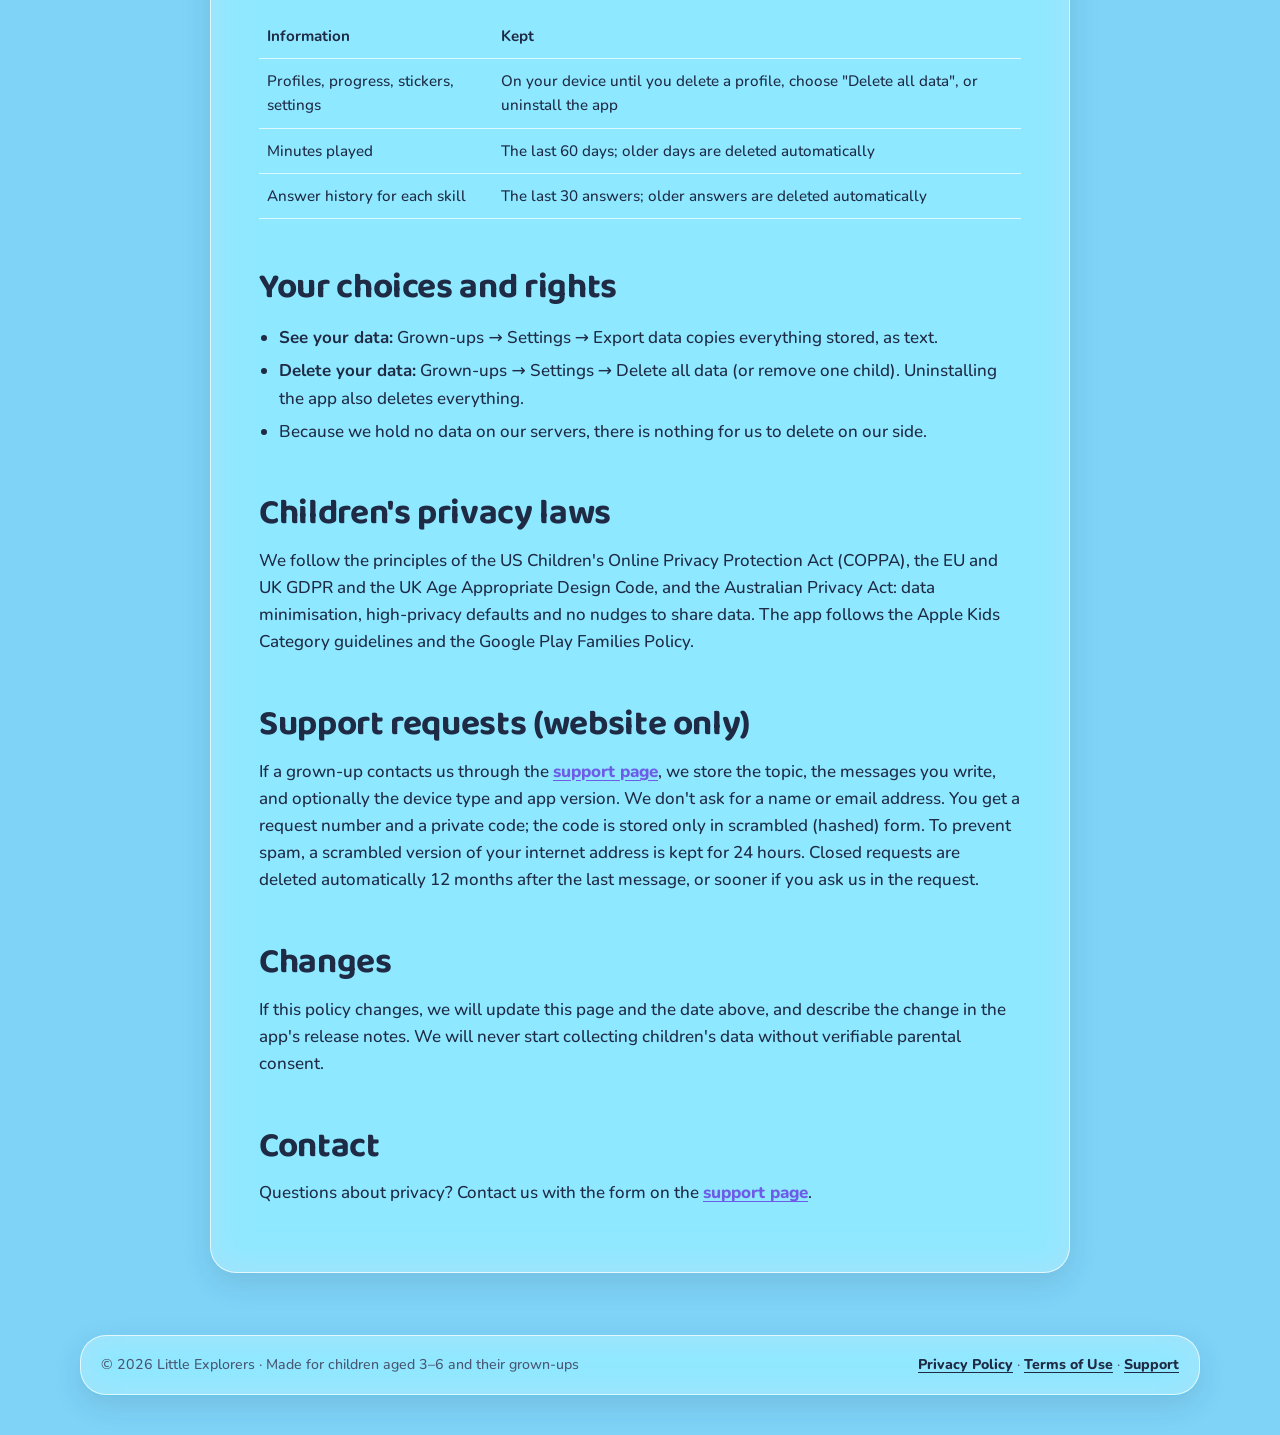
<file: website/privacy/index.html>
<!doctype html>
<html lang="en">
<head>
<meta charset="utf-8">
<meta name="viewport" content="width=device-width,initial-scale=1,viewport-fit=cover">
<title>Privacy Policy · Little Explorers</title>
<meta name="description" content="Little Explorers collects no personal information.">
<meta name="theme-color" content="#7ED3F7" media="(prefers-color-scheme: light)">
<meta name="theme-color" content="#2E3A5C" media="(prefers-color-scheme: dark)">
<meta property="og:title" content="Privacy Policy · Little Explorers"><meta property="og:description" content="Little Explorers collects no personal information.">
<meta property="og:image" content="../assets/icon.png">
<link rel="icon" href="../assets/icon.png">
<link rel="apple-touch-icon" href="../assets/icon.png">
<link rel="preconnect" href="https://fonts.googleapis.com"><link rel="preconnect" href="https://fonts.gstatic.com" crossorigin>
<link href="https://fonts.googleapis.com/css2?family=Baloo+2:wght@700;800&family=Nunito:wght@500;700;800&display=swap" rel="stylesheet">
<link rel="stylesheet" href="../assets/site.css?v=xvrylc">

</head>
<body>
<a class="skip" href="#main">Skip to content</a>
<div class="blobs" aria-hidden="true"><i></i><i></i><i></i></div>
<header class="top wrap">
  <div class="glass strong bar">
    <a class="brand" href="../"><svg class="owl" viewBox="0 0 120 124" role="img" aria-label="Tiko the owl">
<ellipse cx="60" cy="119" rx="30" ry="4.5" fill="rgba(31,42,68,.15)"/>
<path d="M28 34L33 9L50 26Z" fill="#4E3FC9"/><path d="M92 34L87 9L70 26Z" fill="#4E3FC9"/>
<ellipse cx="20" cy="74" rx="10" ry="22" fill="#4E3FC9"/><ellipse cx="100" cy="74" rx="10" ry="22" fill="#4E3FC9"/>
<ellipse cx="60" cy="66" rx="42" ry="46" fill="#6C5CE7"/><ellipse cx="60" cy="84" rx="25" ry="24" fill="#FFE8B6"/>
<path d="M50 82q4 4 8 0M62 82q4 4 8 0M56 92q4 4 8 0" fill="none" stroke="#F2C879" stroke-width="2.2" stroke-linecap="round"/>
<g class="eyes"><circle cx="44" cy="52" r="15" fill="#fff"/><circle cx="76" cy="52" r="15" fill="#fff"/><circle cx="46" cy="54" r="7.5" fill="#1F2A44"/><circle cx="74" cy="54" r="7.5" fill="#1F2A44"/><circle cx="48.5" cy="51" r="2.6" fill="#fff"/><circle cx="76.5" cy="51" r="2.6" fill="#fff"/></g>
<path d="M53 66L67 66L60 76Z" fill="#FF9F1C"/><circle cx="30" cy="69" r="5" fill="#FF8FAB"/><circle cx="90" cy="69" r="5" fill="#FF8FAB"/>
<ellipse cx="48" cy="111" rx="8" ry="4" fill="#FF9F1C"/><ellipse cx="72" cy="111" rx="8" ry="4" fill="#FF9F1C"/></svg><span>Little Explorers</span></a>
    <nav aria-label="Main"><a href="../">Home</a><a href="../parents/">For parents</a><a href="../privacy/" aria-current="page">Privacy</a><a href="../terms/">Terms</a><a href="../support/">Support</a></nav>
    <button class="menu" aria-expanded="false" aria-controls="sheet" aria-label="Menu" onclick="var s=document.getElementById('sheet');var o=s.classList.toggle('open');this.setAttribute('aria-expanded',o)">☰</button>
  </div>
  <div id="sheet" class="glass strong sheet"><a href="../">Home</a><a href="../parents/">For parents</a><a href="../privacy/">Privacy</a><a href="../terms/">Terms</a><a href="../support/">Support</a></div>
</header>
<main id="main" class="wrap">
<article class="glass prose">
<h1>Privacy Policy</h1>
<p class="meta">Last updated: 17 October 2026</p>
<p>Little Explorers is an app for children aged 3 to 6 and their families. We designed it to collect as little as possible. <b>In short: the app does not send any personal information to us or to anyone else.</b></p>

<h2>Information we collect</h2>
<p><b>None from the app.</b> The app does not collect, store on our servers, share or sell any personal information from children or adults. There are no accounts, no ads, no analytics, no tracking, no chat and no location.</p>

<h2>Information stored on your device</h2>
<p>To work, the app keeps the following <b>only on your device</b>:</p>
<ul>
<li>A nickname such as "Explorer 1" (no real name is needed), an age band (3, 4, 5 or 6) and an avatar colour and hat.</li>
<li>Learning progress: levels finished, stars, stickers and answers used to adapt difficulty.</li>
<li>Minutes played per day, and your settings.</li>
</ul>
<p>We never ask for a child's real name, birthday, photo, voice, email address or location.</p>

<h2>Purchases</h2>
<p>Explorer Plus is sold through the Apple App Store or Google Play. Apple or Google handles payment. We never see your card details. The store only tells the app whether a subscription is active.</p>

<h2>Reminders (notifications)</h2>
<p>Optional reminders for grown-ups are <b>off by default</b>. If you turn them on, your device schedules them locally. Nothing is sent to us or to any server, and no notification is ever addressed to your child. You can turn them off in Grown-ups → Settings or in your device settings.</p>

<h2>Spoken narration</h2>
<p>Tiko's voice uses your device's built-in text-to-speech. The app sends only the words to read to that engine on your device.</p>

<h2>Third parties</h2>
<p>The app contains no third-party advertising, analytics or tracking software, and does not use the advertising identifier.</p>

<h2>How long information is kept</h2>
<div class="table-wrap"><table>
<tr><th>Information</th><th>Kept</th></tr>
<tr><td>Profiles, progress, stickers, settings</td><td>On your device until you delete a profile, choose "Delete all data", or uninstall the app</td></tr>
<tr><td>Minutes played</td><td>The last 60 days; older days are deleted automatically</td></tr>
<tr><td>Answer history for each skill</td><td>The last 30 answers; older answers are deleted automatically</td></tr>
</table></div>

<h2>Your choices and rights</h2>
<ul>
<li><b>See your data:</b> Grown-ups → Settings → Export data copies everything stored, as text.</li>
<li><b>Delete your data:</b> Grown-ups → Settings → Delete all data (or remove one child). Uninstalling the app also deletes everything.</li>
<li>Because we hold no data on our servers, there is nothing for us to delete on our side.</li>
</ul>

<h2>Children's privacy laws</h2>
<p>We follow the principles of the US Children's Online Privacy Protection Act (COPPA), the EU and UK GDPR and the UK Age Appropriate Design Code, and the Australian Privacy Act: data minimisation, high-privacy defaults and no nudges to share data. The app follows the Apple Kids Category guidelines and the Google Play Families Policy.</p>

<h2>Support requests (website only)</h2>
<p>If a grown-up contacts us through the <a href="../support/">support page</a>, we store the topic, the messages you write, and optionally the device type and app version. We don't ask for a name or email address. You get a request number and a private code; the code is stored only in scrambled (hashed) form. To prevent spam, a scrambled version of your internet address is kept for 24 hours. Closed requests are deleted automatically 12 months after the last message, or sooner if you ask us in the request.</p>

<h2>Changes</h2>
<p>If this policy changes, we will update this page and the date above, and describe the change in the app's release notes. We will never start collecting children's data without verifiable parental consent.</p>

<h2>Contact</h2>
<p>Questions about privacy? Contact us with the form on the <a href="../support/">support page</a>.</p>
</article>

</main>
<footer class="wrap">
  <div class="glass bar">
    <small>© 2026 Little Explorers · Made for children aged 3–6 and their grown-ups</small>
    <small><a href="../privacy/">Privacy Policy</a> · <a href="../terms/">Terms of Use</a> · <a href="../support/">Support</a></small>
  </div>
</footer>

</body>
</html>
</file>
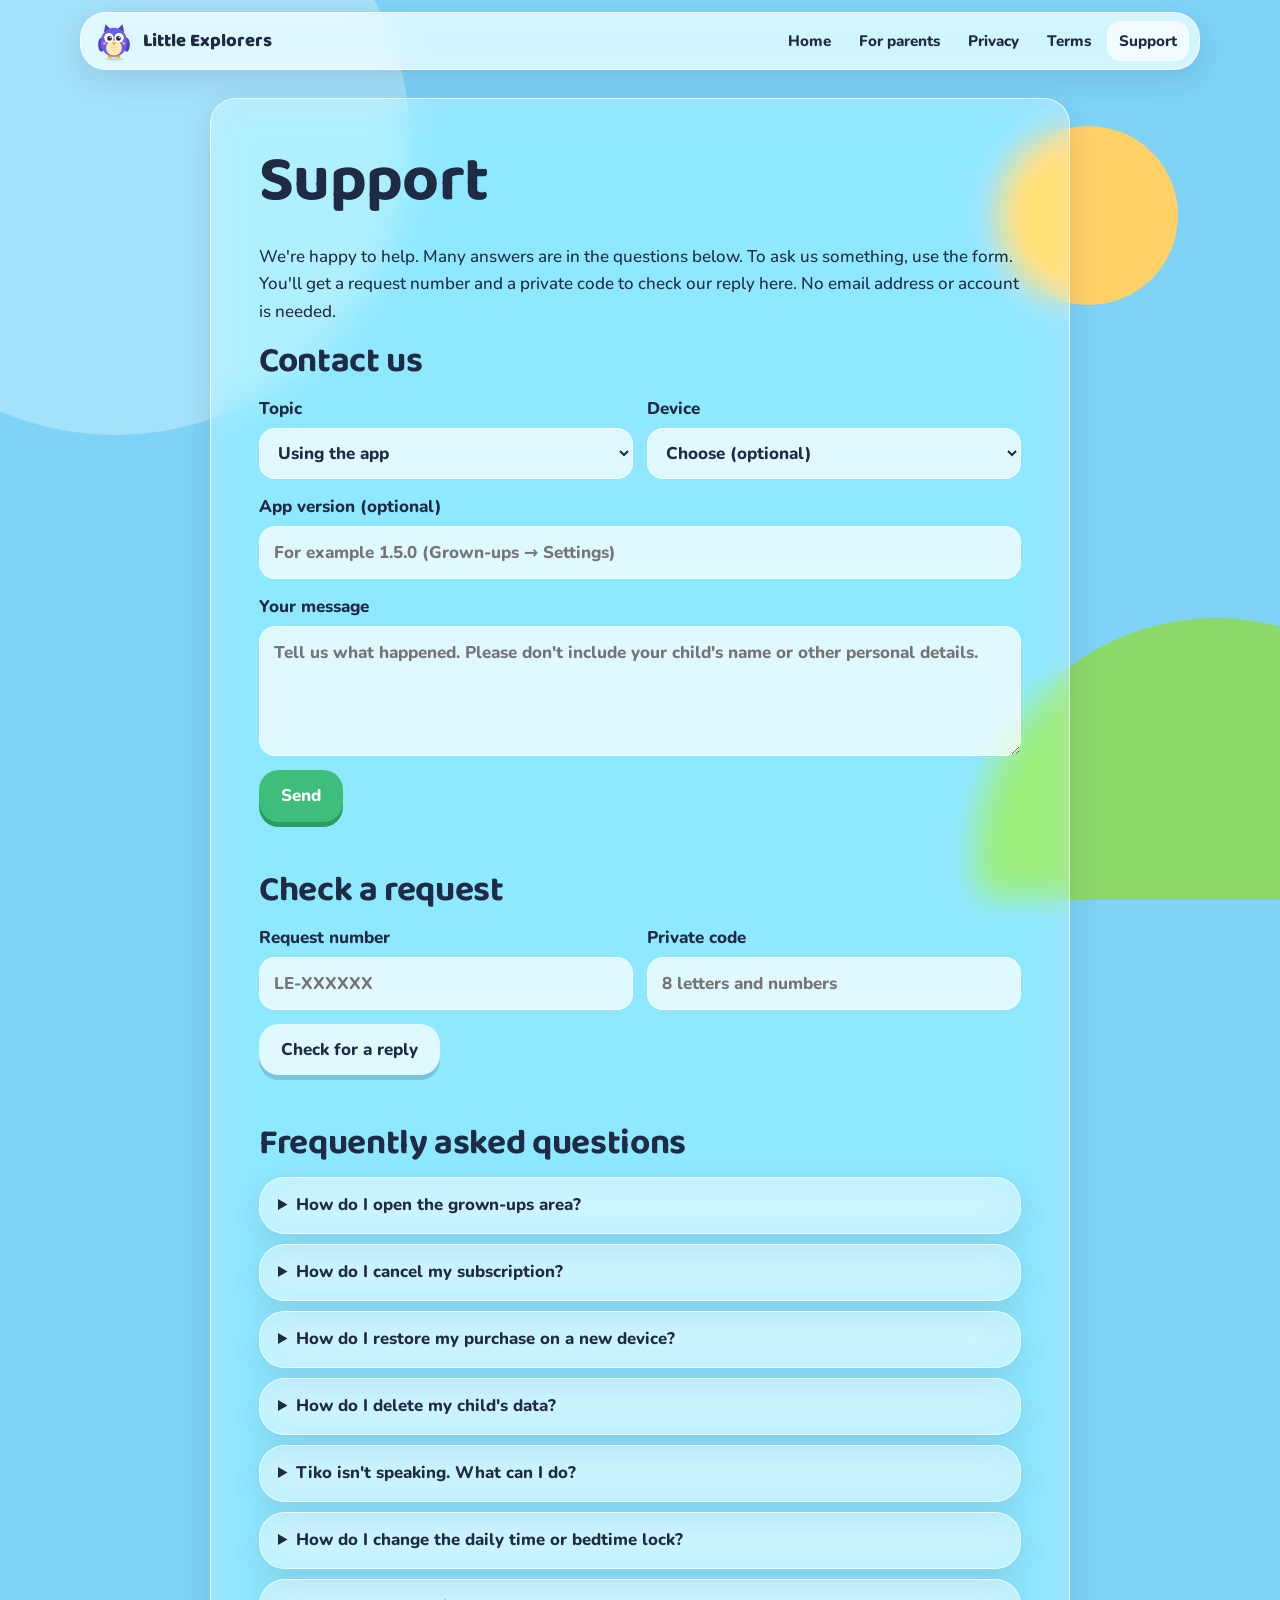
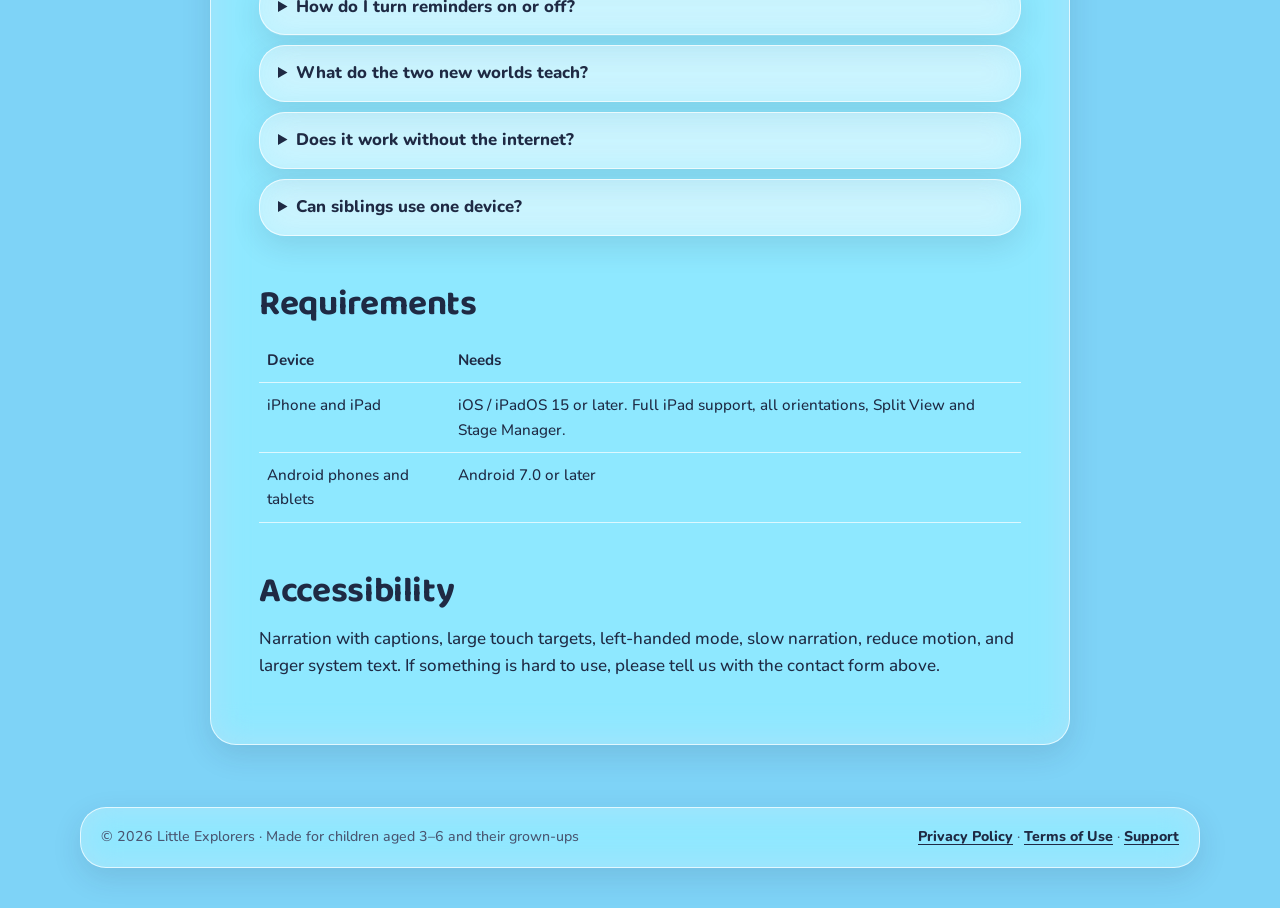
<file: website/support/index.html>
<!doctype html>
<html lang="en">
<head>
<meta charset="utf-8">
<meta name="viewport" content="width=device-width,initial-scale=1,viewport-fit=cover">
<title>Support · Little Explorers</title>
<meta name="description" content="Help, FAQs and contact for Little Explorers.">
<meta name="theme-color" content="#7ED3F7" media="(prefers-color-scheme: light)">
<meta name="theme-color" content="#2E3A5C" media="(prefers-color-scheme: dark)">
<meta property="og:title" content="Support · Little Explorers"><meta property="og:description" content="Help, FAQs and contact for Little Explorers.">
<meta property="og:image" content="../assets/icon.png">
<link rel="icon" href="../assets/icon.png">
<link rel="apple-touch-icon" href="../assets/icon.png">
<link rel="preconnect" href="https://fonts.googleapis.com"><link rel="preconnect" href="https://fonts.gstatic.com" crossorigin>
<link href="https://fonts.googleapis.com/css2?family=Baloo+2:wght@700;800&family=Nunito:wght@500;700;800&display=swap" rel="stylesheet">
<link rel="stylesheet" href="../assets/site.css?v=xvrylc">

</head>
<body>
<a class="skip" href="#main">Skip to content</a>
<div class="blobs" aria-hidden="true"><i></i><i></i><i></i></div>
<header class="top wrap">
  <div class="glass strong bar">
    <a class="brand" href="../"><svg class="owl" viewBox="0 0 120 124" role="img" aria-label="Tiko the owl">
<ellipse cx="60" cy="119" rx="30" ry="4.5" fill="rgba(31,42,68,.15)"/>
<path d="M28 34L33 9L50 26Z" fill="#4E3FC9"/><path d="M92 34L87 9L70 26Z" fill="#4E3FC9"/>
<ellipse cx="20" cy="74" rx="10" ry="22" fill="#4E3FC9"/><ellipse cx="100" cy="74" rx="10" ry="22" fill="#4E3FC9"/>
<ellipse cx="60" cy="66" rx="42" ry="46" fill="#6C5CE7"/><ellipse cx="60" cy="84" rx="25" ry="24" fill="#FFE8B6"/>
<path d="M50 82q4 4 8 0M62 82q4 4 8 0M56 92q4 4 8 0" fill="none" stroke="#F2C879" stroke-width="2.2" stroke-linecap="round"/>
<g class="eyes"><circle cx="44" cy="52" r="15" fill="#fff"/><circle cx="76" cy="52" r="15" fill="#fff"/><circle cx="46" cy="54" r="7.5" fill="#1F2A44"/><circle cx="74" cy="54" r="7.5" fill="#1F2A44"/><circle cx="48.5" cy="51" r="2.6" fill="#fff"/><circle cx="76.5" cy="51" r="2.6" fill="#fff"/></g>
<path d="M53 66L67 66L60 76Z" fill="#FF9F1C"/><circle cx="30" cy="69" r="5" fill="#FF8FAB"/><circle cx="90" cy="69" r="5" fill="#FF8FAB"/>
<ellipse cx="48" cy="111" rx="8" ry="4" fill="#FF9F1C"/><ellipse cx="72" cy="111" rx="8" ry="4" fill="#FF9F1C"/></svg><span>Little Explorers</span></a>
    <nav aria-label="Main"><a href="../">Home</a><a href="../parents/">For parents</a><a href="../privacy/">Privacy</a><a href="../terms/">Terms</a><a href="../support/" aria-current="page">Support</a></nav>
    <button class="menu" aria-expanded="false" aria-controls="sheet" aria-label="Menu" onclick="var s=document.getElementById('sheet');var o=s.classList.toggle('open');this.setAttribute('aria-expanded',o)">☰</button>
  </div>
  <div id="sheet" class="glass strong sheet"><a href="../">Home</a><a href="../parents/">For parents</a><a href="../privacy/">Privacy</a><a href="../terms/">Terms</a><a href="../support/">Support</a></div>
</header>
<main id="main" class="wrap">
<article class="glass prose">
<h1>Support</h1>
<p>We're happy to help. Many answers are in the questions below. To ask us something, use the form. You'll get a request number and a private code to check our reply here. No email address or account is needed.</p>

<h2 id="contact-us">Contact us</h2>
<form id="contact" class="form" novalidate>
  <div class="row2">
    <label>Topic
      <select name="topic" required>
        <option>Using the app</option>
        <option>Subscription and billing</option>
        <option>Something is not working</option>
        <option>Privacy and data</option>
        <option>Learning content</option>
        <option>Other</option>
      </select>
    </label>
    <label>Device
      <select name="platform">
        <option value="">Choose (optional)</option>
        <option>iPhone</option><option>iPad</option><option>Android phone</option><option>Android tablet</option><option>Other</option>
      </select>
    </label>
  </div>
  <label>App version (optional)
    <input name="appVersion" maxlength="20" placeholder="For example 1.5.0 (Grown-ups → Settings)" autocomplete="off">
  </label>
  <label>Your message
    <textarea name="message" required minlength="10" maxlength="2000" placeholder="Tell us what happened. Please don't include your child's name or other personal details."></textarea>
  </label>
  <div class="hp" aria-hidden="true"><label>Leave this empty <input name="website" tabindex="-1" autocomplete="off"></label></div>
  <div class="actions"><button class="btn" type="submit">Send</button><p id="contact-status" class="notice" hidden></p></div>
</form>
<div id="ticket-made" class="made" hidden>
  <h3>Thank you! We've got your message.</h3>
  <p>Save these to check our reply (we usually answer within 2 working days):</p>
  <p>Request number: <span id="made-id" class="code"></span><br>Private code: <span id="made-code" class="code"></span></p>
  <p>This browser also remembers them for you.</p>
</div>

<h2 id="check">Check a request</h2>
<form id="lookup" class="form">
  <div class="row2">
    <label>Request number <input id="lookup-id" placeholder="LE-XXXXXX" autocomplete="off" autocapitalize="characters"></label>
    <label>Private code <input id="lookup-code" placeholder="8 letters and numbers" autocomplete="off" autocapitalize="characters"></label>
  </div>
  <div class="actions"><button class="btn ghost" type="submit">Check for a reply</button><p id="lookup-status" class="notice" hidden></p></div>
</form>
<section id="thread" class="glass made" hidden aria-live="polite">
  <p class="muted" style="margin:0 0 6px;font-size:.9rem">Keep this page open: our reply appears here by itself.</p>
  <div class="actions"><h3 id="thread-title" style="margin:0"></h3><span id="thread-status" class="pill-status"></span></div>
  <ul id="thread-messages" class="messages"></ul>
  <form id="followup" class="form">
    <label>Add a message <textarea name="message" required maxlength="2000" style="min-height:90px"></textarea></label>
    <div class="actions"><button class="btn" type="submit">Send</button><p id="followup-status" class="notice" hidden></p></div>
  </form>
</section>

<h2>Frequently asked questions</h2>
<details class="glass"><summary>How do I open the grown-ups area?</summary><p>Tap "Grown-ups" on the Home screen, then tap the numbers shown as words (for example "seven · two · nine"). The numbers change every time.</p></details>
<details class="glass"><summary>How do I cancel my subscription?</summary><p>iPhone or iPad: Settings → your name → Subscriptions → Little Explorers → Cancel. Android: Google Play → Payments &amp; subscriptions → Subscriptions → Little Explorers → Cancel. Cancel at least 24 hours before the trial or period ends. Deleting the app does not cancel it.</p></details>
<details class="glass"><summary>How do I restore my purchase on a new device?</summary><p>Grown-ups → Explorer Plus → Restore purchases. Use the same Apple ID or Google account you bought with.</p></details>
<details class="glass"><summary>How do I delete my child's data?</summary><p>Grown-ups → Settings → Children → remove a child, or Grown-ups → Settings → Delete all data. Uninstalling the app also deletes everything. We keep no copy on our servers.</p></details>
<details class="glass"><summary>Tiko isn't speaking. What can I do?</summary><p>Turn up the media volume and check that "Narration" is on in Grown-ups → Settings. The app uses your device's text-to-speech voice: on Android check Settings → Accessibility → Text-to-speech; on iPhone or iPad check Settings → Accessibility → Spoken Content → Voices.</p></details>
<details class="glass"><summary>How do I change the daily time or bedtime lock?</summary><p>Grown-ups → Settings → Time. Choose the adventure length (15, 30, 45 or 60 minutes), the daily limit (30 to 90 minutes) and the bedtime lock.</p></details>
<details class="glass"><summary>How do I turn reminders on or off?</summary><p>Grown-ups → Settings → Reminders for grown-ups. Turn on the daily adventure reminder and pick a time (3 pm to 6 pm). Your device will ask for permission the first time. Turn it off there, or in your device's notification settings.</p></details>
<details class="glass"><summary>What do the two new worlds teach?</summary><p>Word Garden builds vocabulary: naming things, opposites, colours, groups and what things are for. Healthy Me covers handwashing and teeth, healthy food, staying safe, body parts, calming big feelings, daily routines and days of the week.</p></details>
<details class="glass"><summary>Does it work without the internet?</summary><p>Yes. Everything works offline once installed. The internet is only needed to buy or restore a subscription.</p></details>
<details class="glass"><summary>Can siblings use one device?</summary><p>Yes. Add up to 4 child profiles, each with their own progress (Grown-ups → Add).</p></details>

<h2>Requirements</h2>
<div class="table-wrap"><table>
<tr><th>Device</th><th>Needs</th></tr>
<tr><td>iPhone and iPad</td><td>iOS / iPadOS 15 or later. Full iPad support, all orientations, Split View and Stage Manager.</td></tr>
<tr><td>Android phones and tablets</td><td>Android 7.0 or later</td></tr>
</table></div>

<h2>Accessibility</h2>
<p>Narration with captions, large touch targets, left-handed mode, slow narration, reduce motion, and larger system text. If something is hard to use, please tell us with the contact form above.</p>
</article>

</main>
<footer class="wrap">
  <div class="glass bar">
    <small>© 2026 Little Explorers · Made for children aged 3–6 and their grown-ups</small>
    <small><a href="../privacy/">Privacy Policy</a> · <a href="../terms/">Terms of Use</a> · <a href="../support/">Support</a></small>
  </div>
</footer>
<script src="../assets/support.js?v=xvrylc" defer></script>
</body>
</html>
</file>
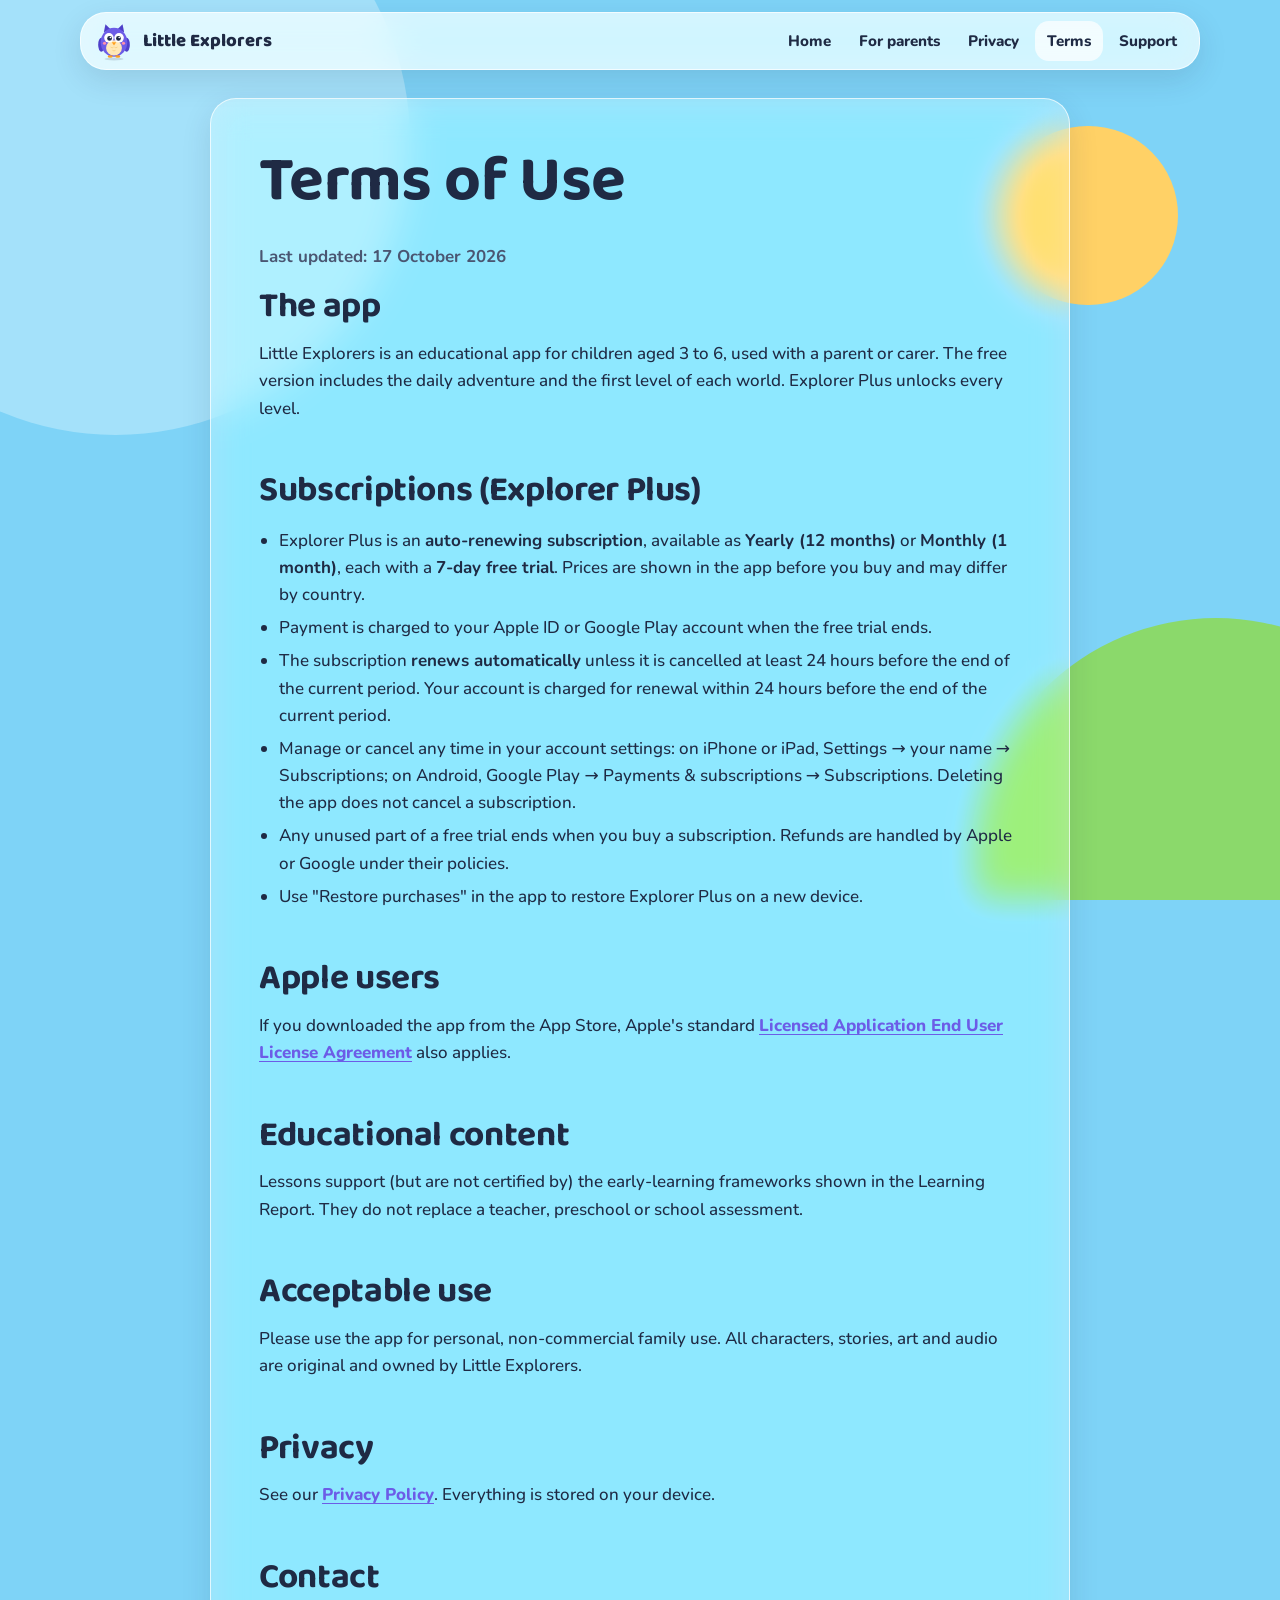
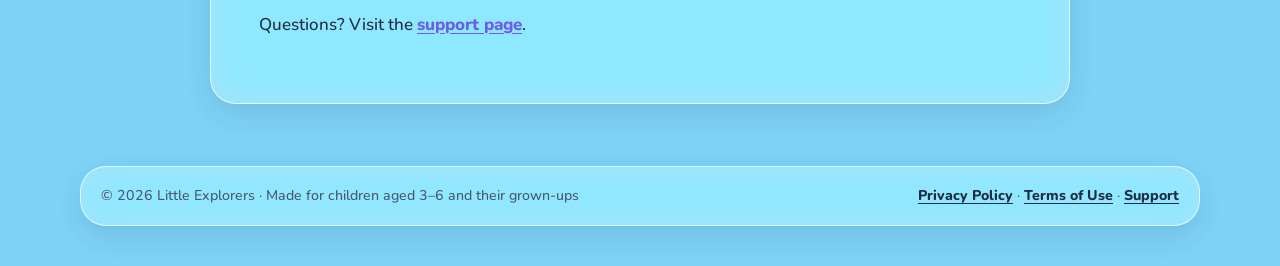
<file: website/terms/index.html>
<!doctype html>
<html lang="en">
<head>
<meta charset="utf-8">
<meta name="viewport" content="width=device-width,initial-scale=1,viewport-fit=cover">
<title>Terms of Use · Little Explorers</title>
<meta name="description" content="Terms of use and subscription terms for Little Explorers.">
<meta name="theme-color" content="#7ED3F7" media="(prefers-color-scheme: light)">
<meta name="theme-color" content="#2E3A5C" media="(prefers-color-scheme: dark)">
<meta property="og:title" content="Terms of Use · Little Explorers"><meta property="og:description" content="Terms of use and subscription terms for Little Explorers.">
<meta property="og:image" content="../assets/icon.png">
<link rel="icon" href="../assets/icon.png">
<link rel="apple-touch-icon" href="../assets/icon.png">
<link rel="preconnect" href="https://fonts.googleapis.com"><link rel="preconnect" href="https://fonts.gstatic.com" crossorigin>
<link href="https://fonts.googleapis.com/css2?family=Baloo+2:wght@700;800&family=Nunito:wght@500;700;800&display=swap" rel="stylesheet">
<link rel="stylesheet" href="../assets/site.css?v=xvrylc">

</head>
<body>
<a class="skip" href="#main">Skip to content</a>
<div class="blobs" aria-hidden="true"><i></i><i></i><i></i></div>
<header class="top wrap">
  <div class="glass strong bar">
    <a class="brand" href="../"><svg class="owl" viewBox="0 0 120 124" role="img" aria-label="Tiko the owl">
<ellipse cx="60" cy="119" rx="30" ry="4.5" fill="rgba(31,42,68,.15)"/>
<path d="M28 34L33 9L50 26Z" fill="#4E3FC9"/><path d="M92 34L87 9L70 26Z" fill="#4E3FC9"/>
<ellipse cx="20" cy="74" rx="10" ry="22" fill="#4E3FC9"/><ellipse cx="100" cy="74" rx="10" ry="22" fill="#4E3FC9"/>
<ellipse cx="60" cy="66" rx="42" ry="46" fill="#6C5CE7"/><ellipse cx="60" cy="84" rx="25" ry="24" fill="#FFE8B6"/>
<path d="M50 82q4 4 8 0M62 82q4 4 8 0M56 92q4 4 8 0" fill="none" stroke="#F2C879" stroke-width="2.2" stroke-linecap="round"/>
<g class="eyes"><circle cx="44" cy="52" r="15" fill="#fff"/><circle cx="76" cy="52" r="15" fill="#fff"/><circle cx="46" cy="54" r="7.5" fill="#1F2A44"/><circle cx="74" cy="54" r="7.5" fill="#1F2A44"/><circle cx="48.5" cy="51" r="2.6" fill="#fff"/><circle cx="76.5" cy="51" r="2.6" fill="#fff"/></g>
<path d="M53 66L67 66L60 76Z" fill="#FF9F1C"/><circle cx="30" cy="69" r="5" fill="#FF8FAB"/><circle cx="90" cy="69" r="5" fill="#FF8FAB"/>
<ellipse cx="48" cy="111" rx="8" ry="4" fill="#FF9F1C"/><ellipse cx="72" cy="111" rx="8" ry="4" fill="#FF9F1C"/></svg><span>Little Explorers</span></a>
    <nav aria-label="Main"><a href="../">Home</a><a href="../parents/">For parents</a><a href="../privacy/">Privacy</a><a href="../terms/" aria-current="page">Terms</a><a href="../support/">Support</a></nav>
    <button class="menu" aria-expanded="false" aria-controls="sheet" aria-label="Menu" onclick="var s=document.getElementById('sheet');var o=s.classList.toggle('open');this.setAttribute('aria-expanded',o)">☰</button>
  </div>
  <div id="sheet" class="glass strong sheet"><a href="../">Home</a><a href="../parents/">For parents</a><a href="../privacy/">Privacy</a><a href="../terms/">Terms</a><a href="../support/">Support</a></div>
</header>
<main id="main" class="wrap">
<article class="glass prose">
<h1>Terms of Use</h1>
<p class="meta">Last updated: 17 October 2026</p>

<h2>The app</h2>
<p>Little Explorers is an educational app for children aged 3 to 6, used with a parent or carer. The free version includes the daily adventure and the first level of each world. Explorer Plus unlocks every level.</p>

<h2>Subscriptions (Explorer Plus)</h2>
<ul>
<li>Explorer Plus is an <b>auto-renewing subscription</b>, available as <b>Yearly (12 months)</b> or <b>Monthly (1 month)</b>, each with a <b>7-day free trial</b>. Prices are shown in the app before you buy and may differ by country.</li>
<li>Payment is charged to your Apple ID or Google Play account when the free trial ends.</li>
<li>The subscription <b>renews automatically</b> unless it is cancelled at least 24 hours before the end of the current period. Your account is charged for renewal within 24 hours before the end of the current period.</li>
<li>Manage or cancel any time in your account settings: on iPhone or iPad, Settings → your name → Subscriptions; on Android, Google Play → Payments &amp; subscriptions → Subscriptions. Deleting the app does not cancel a subscription.</li>
<li>Any unused part of a free trial ends when you buy a subscription. Refunds are handled by Apple or Google under their policies.</li>
<li>Use "Restore purchases" in the app to restore Explorer Plus on a new device.</li>
</ul>

<h2>Apple users</h2>
<p>If you downloaded the app from the App Store, Apple's standard <a href="https://www.apple.com/legal/internet-services/itunes/dev/stdeula/">Licensed Application End User License Agreement</a> also applies.</p>

<h2>Educational content</h2>
<p>Lessons support (but are not certified by) the early-learning frameworks shown in the Learning Report. They do not replace a teacher, preschool or school assessment.</p>

<h2>Acceptable use</h2>
<p>Please use the app for personal, non-commercial family use. All characters, stories, art and audio are original and owned by Little Explorers.</p>

<h2>Privacy</h2>
<p>See our <a href="../privacy/">Privacy Policy</a>. Everything is stored on your device.</p>

<h2>Contact</h2>
<p>Questions? Visit the <a href="../support/">support page</a>.</p>
</article>

</main>
<footer class="wrap">
  <div class="glass bar">
    <small>© 2026 Little Explorers · Made for children aged 3–6 and their grown-ups</small>
    <small><a href="../privacy/">Privacy Policy</a> · <a href="../terms/">Terms of Use</a> · <a href="../support/">Support</a></small>
  </div>
</footer>

</body>
</html>
</file>
<file: website/assets/site.css>
:root{
  --bg:#7ED3F7;--blob1:#A4E1FA;--blob2:#8BD96B;--blob3:#FFD166;
  --ink:#1F2A44;--muted:#4A5672;--glass:rgba(255,255,255,.34);--glass-strong:rgba(255,255,255,.72);
  --edge:rgba(255,255,255,.7);--shadow:0 10px 30px rgba(31,42,68,.12);--accent:#6C5CE7;--green:#3DBE7A;--green-d:#2A9D60;
  --r:26px;
}
@media (prefers-color-scheme:dark){
  :root{--bg:#2E3A5C;--blob1:#3B4A72;--blob2:#2A6B57;--blob3:#5A4BB8;--ink:#F2F5FB;--muted:#C3CBE0;
  --glass:rgba(255,255,255,.10);--glass-strong:rgba(30,38,62,.72);--edge:rgba(255,255,255,.22);--shadow:0 10px 30px rgba(0,0,0,.3);--accent:#B8AEFF}
}
*{box-sizing:border-box}
html{-webkit-text-size-adjust:100%}
body{margin:0;background:var(--bg);color:var(--ink);font:500 17px/1.6 "Nunito",system-ui,-apple-system,"Segoe UI",Roboto,sans-serif;min-height:100vh;overflow-x:hidden}
.blobs{position:fixed;inset:0;z-index:-1;pointer-events:none;overflow:hidden}
.blobs i{position:absolute;border-radius:50%;display:block}
.blobs i:nth-child(1){width:46vmax;height:46vmax;background:var(--blob1);left:-14vmax;top:-12vmax}
.blobs i:nth-child(2){width:38vmax;height:38vmax;background:var(--blob2);right:-14vmax;bottom:-16vmax}
.blobs i:nth-child(3){width:14vmax;height:14vmax;background:var(--blob3);right:8vmax;top:14vh}
h1,h2,h3{font-family:"Baloo 2","Nunito",system-ui,sans-serif;line-height:1.1;margin:0 0 .4em;letter-spacing:-.01em}
h1{font-size:clamp(2.2rem,6vw,4rem)}h2{font-size:clamp(1.5rem,3.2vw,2.2rem)}h3{font-size:1.25rem}
p{margin:0 0 1em}a{color:var(--accent);font-weight:800;text-underline-offset:3px}
.wrap{width:min(1120px,100% - 32px);margin:0 auto}
.glass{background:var(--glass);-webkit-backdrop-filter:blur(18px) saturate(160%);backdrop-filter:blur(18px) saturate(160%);
  border:1.5px solid var(--edge);border-radius:var(--r);box-shadow:var(--shadow)}
.glass.strong{background:var(--glass-strong)}
@supports not ((backdrop-filter:blur(1px)) or (-webkit-backdrop-filter:blur(1px))){.glass{background:var(--glass-strong)}}
header.top{position:sticky;top:12px;z-index:10;margin:12px auto 0}
header.top .bar{display:flex;align-items:center;gap:12px;padding:8px 10px 8px 14px}
.brand{display:flex;align-items:center;gap:10px;text-decoration:none;color:var(--ink);font:800 1.15rem "Baloo 2",system-ui;flex:none}
.brand .owl{width:38px;height:40px}
nav{margin-left:auto;display:flex;gap:4px;flex-wrap:wrap;justify-content:flex-end}
nav a{color:var(--ink);text-decoration:none;font-weight:800;font-size:.95rem;padding:8px 12px;border-radius:14px}
nav a[aria-current=page],nav a:hover{background:var(--glass-strong)}
.menu{display:none;margin-left:auto;align-items:center;justify-content:center;width:46px;height:46px;border-radius:50%;border:1.5px solid var(--edge);background:var(--glass-strong);color:var(--ink);font-size:1.2rem;cursor:pointer}
@media (max-width:720px){nav{display:none}.menu{display:inline-flex}}
@media (min-width:721px){.sheet{display:none!important}}
.table-wrap{overflow-x:auto;-webkit-overflow-scrolling:touch;margin:.6em 0 1.2em}
.table-wrap table{margin:0}
h1,h2,h3,p,li,summary{overflow-wrap:break-word}
img,svg{max-width:100%}
.sheet{display:none;padding:8px;margin-top:8px}
.sheet a{display:block;padding:12px 14px;border-radius:14px;color:var(--ink);text-decoration:none;font-weight:800}
.sheet.open{display:block}
main{padding:28px 0 40px}
.hero{display:grid;grid-template-columns:1.15fr .85fr;gap:28px;align-items:center;padding:clamp(22px,4vw,48px)}
.hero .owl{width:min(260px,60vw);height:auto;display:block;margin:auto}
.hero p.lead{font-size:clamp(1.05rem,2vw,1.3rem);color:var(--muted);max-width:34ch}
@media (max-width:820px){.hero{grid-template-columns:1fr;text-align:center}.hero p.lead{margin-inline:auto}.badges{justify-content:center}}
.badges{display:flex;gap:10px;flex-wrap:wrap;margin-top:18px}
.badge{display:inline-flex;align-items:center;gap:10px;padding:12px 18px;border-radius:18px;background:var(--ink);color:var(--bg);font-weight:800;text-decoration:none}
.btn{display:inline-block;padding:12px 22px;border-radius:20px;background:var(--green);color:#fff;font-weight:800;text-decoration:none;box-shadow:0 5px 0 var(--green-d)}
.btn:active{transform:translateY(3px);box-shadow:0 2px 0 var(--green-d)}
.chips{display:flex;flex-wrap:wrap;gap:8px;margin-top:6px}
.chip{padding:6px 12px;border-radius:12px;background:var(--glass-strong);font-weight:800;font-size:.9rem}
section{margin-top:26px}
.section{padding:clamp(20px,3.5vw,36px)}
.grid{display:grid;gap:16px;grid-template-columns:repeat(auto-fit,minmax(min(100%,250px),1fr))}
.card{padding:20px}
.card .dot{width:52px;height:52px;border-radius:16px;display:grid;place-items:center;color:#fff;font:800 1.2rem "Baloo 2",system-ui;margin-bottom:12px;box-shadow:0 4px 0 rgba(31,42,68,.18)}
.card p{color:var(--muted);margin:0}
.shots{display:grid;grid-auto-flow:column;grid-auto-columns:min(230px,62vw);gap:16px;overflow-x:auto;padding:4px 4px 16px;scroll-snap-type:x mandatory}
.shots figure{margin:0;scroll-snap-align:start}
.shots img{width:100%;height:auto;border-radius:22px;border:1.5px solid var(--edge);display:block;box-shadow:var(--shadow)}
.shots figcaption{text-align:center;font-weight:800;font-size:.9rem;margin-top:8px;color:var(--muted)}
.prose{padding:clamp(22px,4vw,48px);max-width:860px;margin:auto}
.prose h2{margin-top:1.4em}.prose h2:first-of-type{margin-top:.2em}
.prose ul{padding-left:1.2em}.prose li{margin:.35em 0}
.prose .meta{color:var(--muted);font-weight:700}
table{width:100%;border-collapse:collapse;margin:.6em 0 1.2em;font-size:.95rem}
th,td{text-align:left;padding:10px 8px;border-bottom:1px solid var(--edge);vertical-align:top}
details{padding:14px 18px;margin:10px 0}
summary{cursor:pointer;font-weight:800;font-size:1.05rem}
details p{margin:.6em 0 0;color:var(--muted)}
footer{padding:22px 0 40px}
footer .bar{padding:18px 20px;display:flex;flex-wrap:wrap;gap:10px 18px;align-items:center;justify-content:space-between}
footer a{color:var(--ink)}
footer small{color:var(--muted)}
/* Forms */
.form{display:grid;gap:14px}
.form .row2{display:grid;gap:14px;grid-template-columns:repeat(auto-fit,minmax(min(100%,220px),1fr))}
label{display:grid;gap:6px;font-weight:800}
input,select,textarea{font:inherit;color:var(--ink);background:var(--glass-strong);border:1.5px solid var(--edge);border-radius:16px;padding:12px 14px;width:100%}
textarea{min-height:130px;resize:vertical}
input:focus-visible,select:focus-visible,textarea:focus-visible{outline:3px solid var(--accent);outline-offset:2px}
button.btn{border:0;cursor:pointer;font:inherit;font-weight:800}
button.btn[disabled]{opacity:.6;cursor:wait}
.btn.ghost{background:var(--glass-strong);color:var(--ink);box-shadow:0 5px 0 rgba(31,42,68,.18)}
.btn.danger{background:#D64545;box-shadow:0 5px 0 #A83232}
.hp{position:absolute;left:-9999px;width:1px;height:1px;overflow:hidden}
.notice{padding:10px 14px;border-radius:14px;font-weight:800;margin:0}
.notice.ok{background:rgba(61,190,122,.18)}.notice.bad{background:rgba(214,69,69,.18)}
.made{padding:18px;border:2px dashed var(--edge);border-radius:20px}
.code{font:800 1.4rem/1.2 ui-monospace,Menlo,Consolas,monospace;letter-spacing:.08em}
/* Conversations */
.pill-status{display:inline-block;padding:3px 10px;border-radius:10px;font-weight:800;font-size:.8rem;text-transform:capitalize;background:var(--glass-strong)}
.pill-status.open{background:#FFD166;color:#1F2A44}.pill-status.answered{background:#3DBE7A;color:#fff}.pill-status.closed{background:#C5CFDD;color:#1F2A44}
.messages{list-style:none;padding:0;margin:12px 0;display:grid;gap:10px}
.bubble-msg{padding:12px 16px;border-radius:18px;max-width:85%;background:var(--glass-strong);border:1.5px solid var(--edge)}
.bubble-msg.support{justify-self:end;background:#6C5CE7;color:#fff;border-color:#6C5CE7}
.bubble-msg p{margin:.3em 0 0;white-space:pre-wrap;overflow-wrap:anywhere}
.bubble-msg small{opacity:.75}
/* Admin */
.admin-grid{display:grid;grid-template-columns:minmax(280px,380px) 1fr;gap:16px;align-items:start}
@media (max-width:900px){.admin-grid{grid-template-columns:1fr}}
.stats{display:grid;grid-template-columns:repeat(4,1fr);gap:10px;margin-bottom:14px}
.stat{padding:12px;text-align:center}.stat b{display:block;font:800 1.6rem "Baloo 2",system-ui}
@media (max-width:520px){.stats{grid-template-columns:repeat(2,1fr)}}
.tabs{display:flex;gap:6px;flex-wrap:wrap;margin-bottom:10px}
.tabs button{font:inherit;font-weight:800;border:1.5px solid var(--edge);background:var(--glass);color:var(--ink);padding:8px 14px;border-radius:14px;cursor:pointer}
.tabs button[aria-pressed=true]{background:var(--ink);color:var(--bg)}
.tickets{list-style:none;padding:0;margin:0;display:grid;gap:8px;max-height:70vh;overflow:auto}
.ticket-row{width:100%;text-align:left;font:inherit;color:var(--ink);display:grid;gap:4px;padding:12px 14px;border-radius:16px;border:1.5px solid var(--edge);background:var(--glass);cursor:pointer}
.ticket-row.unread{border-color:#FFB703;box-shadow:inset 4px 0 0 #FFB703}
.ticket-row.active{background:var(--glass-strong)}
.row-top{display:flex;justify-content:space-between;align-items:center;gap:8px}
.row-topic{font-weight:800}.row-last{color:var(--muted);font-size:.92rem;overflow:hidden;text-overflow:ellipsis;white-space:nowrap}
.tickets .empty{padding:14px;color:var(--muted);font-weight:700}
.templates{display:flex;gap:6px;flex-wrap:wrap}
.templates button{font:inherit;font-size:.85rem;font-weight:800;border:1.5px solid var(--edge);background:var(--glass);color:var(--ink);padding:6px 10px;border-radius:12px;cursor:pointer}
.actions{display:flex;gap:10px;flex-wrap:wrap;align-items:center}
.skip{position:absolute;left:-999px}.skip:focus{left:16px;top:16px;z-index:99;background:#fff;padding:10px;border-radius:10px}
a:focus-visible,button:focus-visible,summary:focus-visible{outline:3px solid var(--accent);outline-offset:3px}
@media (prefers-reduced-motion:no-preference){.owl .eyes{transform-box:fill-box;transform-origin:center;animation:blink 4.2s infinite}}
@keyframes blink{0%,94%,100%{transform:scaleY(1)}97%{transform:scaleY(.1)}}
</file>
<file: website/assets/admin.css>
/* Support Desk: a calm night theme. Solid colours + liquid glass, no gradients. */
:root{
  --bg:#263257;--blob1:#2F3D69;--blob2:#33426E;--violet:#6C5CE7;--sun:#FFB703;--green:#3DBE7A;--red:#E5484D;
  --ink:#F4F6FC;--muted:#B9C2DA;--glass:rgba(255,255,255,.08);--glass-2:rgba(255,255,255,.14);
  --edge:rgba(255,255,255,.18);--shadow:0 12px 32px rgba(0,0,0,.28);--r:22px;
  --safe-b:env(safe-area-inset-bottom,0px);
}
*{box-sizing:border-box}
html{-webkit-text-size-adjust:100%;height:100%}
body{margin:0;min-height:100%;background:var(--bg);color:var(--ink);font:600 16px/1.5 "Nunito",system-ui,-apple-system,"Segoe UI",Roboto,sans-serif;overflow-x:hidden}
h1,h2{font-family:"Baloo 2","Nunito",system-ui,sans-serif;line-height:1.1;margin:0}
h1{font-size:clamp(1.6rem,4vw,2.2rem)}h2{font-size:clamp(1.15rem,2.6vw,1.45rem)}
a{color:var(--sun);font-weight:800}
.muted{color:var(--muted);margin:0}
.grow{flex:1;min-width:0}
.sr{position:absolute;width:1px;height:1px;overflow:hidden;clip:rect(0 0 0 0)}
[hidden]{display:none!important}
button{font:inherit;color:inherit;cursor:pointer}
:focus-visible{outline:3px solid var(--sun);outline-offset:2px}

.sky{position:fixed;inset:0;z-index:-1;pointer-events:none;overflow:hidden}
.sky i{position:absolute;border-radius:50%;display:block}
.sky i:nth-child(1){width:60vmax;height:60vmax;background:var(--blob1);left:-25vmax;top:-30vmax}
.sky i:nth-child(2){width:50vmax;height:50vmax;background:var(--blob2);right:-25vmax;bottom:-28vmax}
.sky i:nth-child(3){width:9vmax;height:9vmax;background:var(--sun);right:6vmax;top:9vh;opacity:.85}
.sky i:nth-child(4){width:16vmax;height:16vmax;background:var(--violet);left:-5vmax;bottom:8vh;opacity:.5}

.panel{background:var(--glass);-webkit-backdrop-filter:blur(18px) saturate(150%);backdrop-filter:blur(18px) saturate(150%);border:1.5px solid var(--edge);border-radius:var(--r);box-shadow:var(--shadow)}
@supports not ((backdrop-filter:blur(1px)) or (-webkit-backdrop-filter:blur(1px))){.panel{background:#2E3B63}}
.owl{width:44px;height:46px;flex:none}

/* Buttons */
.btn{border:0;border-radius:16px;padding:11px 18px;font-weight:800;background:var(--glass-2);border:1.5px solid var(--edge);color:var(--ink);min-height:46px}
.btn.primary{background:var(--sun);border-color:var(--sun);color:#1F2A44;box-shadow:0 4px 0 #C98F00}
.btn.primary:active{transform:translateY(2px);box-shadow:0 2px 0 #C98F00}
.btn.danger{background:transparent;border-color:rgba(229,72,77,.6);color:#FFB4B6}
.btn[disabled]{opacity:.6;cursor:wait}
.icon-btn{display:inline-flex;align-items:center;gap:8px;min-height:44px;padding:8px 14px;border-radius:14px;border:1.5px solid var(--edge);background:var(--glass);font-weight:800}
.icon-btn svg{width:20px;height:20px;flex:none}
.chip{border:1.5px solid var(--edge);background:var(--glass);border-radius:12px;padding:6px 12px;font-weight:800;min-height:40px}

/* Sign in */
.center{min-height:100vh;min-height:100dvh;display:grid;place-items:center;padding:24px 16px}
.login{width:min(420px,100%);padding:28px 24px;display:grid;gap:12px;text-align:center}
.login .owl{width:72px;height:75px;margin:0 auto}
.login label{text-align:left;font-weight:800;margin-top:8px}
input,textarea{font:inherit;color:var(--ink);background:rgba(0,0,0,.18);border:1.5px solid var(--edge);border-radius:14px;padding:12px 14px;width:100%}
input::placeholder,textarea::placeholder{color:#9AA4C2}
.notice{margin:0;padding:10px 14px;border-radius:14px;font-weight:800;text-align:left}
.notice.ok{background:rgba(61,190,122,.22)}.notice.bad{background:rgba(229,72,77,.24)}

/* App bar */
.bar{position:sticky;top:0;z-index:5;display:flex;align-items:center;gap:8px;padding:10px max(16px,env(safe-area-inset-right)) 10px max(16px,env(safe-area-inset-left));background:rgba(38,50,87,.82);-webkit-backdrop-filter:blur(16px);backdrop-filter:blur(16px);border-bottom:1.5px solid var(--edge)}
.brand{display:flex;align-items:center;gap:10px;background:none;border:0;padding:0;text-align:left;min-height:44px}
.brand b{display:block;font:800 1.15rem/1 "Baloo 2",system-ui}.brand small{color:var(--muted);font-weight:700}
.updated{color:var(--muted);font-size:.85rem;font-weight:700;white-space:nowrap}
@media (max-width:640px){.icon-btn span,.updated,.brand small{display:none}.icon-btn{padding:8px 11px}.brand b{font-size:1.05rem}}
@media (max-width:360px){.brand span{display:none}}

/* Layout */
.layout{display:grid;grid-template-columns:minmax(300px,420px) minmax(0,1fr);gap:18px;padding:18px max(16px,env(safe-area-inset-right)) calc(24px + var(--safe-b)) max(16px,env(safe-area-inset-left));max-width:1440px;margin:0 auto;align-items:start}
.list-pane,.detail-pane{min-width:0;display:grid;gap:14px}
.detail-pane{position:sticky;top:84px}
@media (max-width:899px){
  .layout{grid-template-columns:minmax(0,1fr)}
  .layout[data-view=home] .detail-pane{display:none}
  .layout[data-view=detail] .list-pane{display:none}
  .detail-pane{position:static}
}
@media (min-width:900px){.back{display:none}}
@media (min-width:1600px){.layout{grid-template-columns:480px minmax(0,1fr)}}

.hello{padding:4px 2px}
.stats{display:grid;grid-template-columns:repeat(4,minmax(0,1fr));gap:10px}
.stat{display:grid;gap:2px;justify-items:center;padding:12px 6px;border-radius:18px;border:1.5px solid var(--edge);background:var(--glass);min-height:76px}
.stat b{font:800 1.7rem/1 "Baloo 2",system-ui}
.stat span{font-size:.85rem;color:var(--muted);font-weight:800}
.stat[aria-selected=true]{background:var(--ink);color:#1F2A44;border-color:var(--ink)}
.stat[aria-selected=true] span{color:#3B4A72}
.stat.new b{color:var(--sun)}.stat.new[aria-selected=true] b{color:#B07A00}
@media (max-width:380px){.stats{grid-template-columns:repeat(2,minmax(0,1fr))}}

.search{display:flex;align-items:center;gap:8px;padding:6px 6px 6px 14px;border-radius:16px;border:1.5px solid var(--edge);background:var(--glass)}
.search svg{width:20px;height:20px;color:var(--muted);flex:none}
.search input{border:0;background:transparent;padding:8px 4px;min-width:0}

.tickets{list-style:none;margin:0;padding:0;display:grid;gap:10px}
.ticket{width:100%;text-align:left;display:grid;gap:4px;padding:14px 16px;border-radius:18px;border:1.5px solid var(--edge);background:var(--glass);min-width:0}
.ticket:hover{background:var(--glass-2)}
.ticket.unread{border-color:var(--sun);box-shadow:inset 5px 0 0 var(--sun)}
.ticket.active{background:var(--glass-2);border-color:var(--ink)}
.ticket .top{display:flex;justify-content:space-between;align-items:center;gap:8px}
.ticket .id{font-weight:800;letter-spacing:.03em}
.ticket .topic{font-weight:800}
.ticket .last{color:var(--muted);overflow:hidden;text-overflow:ellipsis;white-space:nowrap}
.ticket small{color:var(--muted)}
.tickets .none{padding:24px;text-align:center;color:var(--muted);border:1.5px dashed var(--edge);border-radius:18px}

.status{display:inline-block;padding:3px 10px;border-radius:10px;font-weight:800;font-size:.8rem;text-transform:capitalize;white-space:nowrap}
.status.open{background:var(--sun);color:#1F2A44}.status.answered{background:var(--green);color:#fff}.status.closed{background:#8F9AB8;color:#1F2A44}

/* Conversation */
.empty{padding:36px 24px;text-align:center;display:grid;gap:10px;justify-items:center}
.empty .owl{width:84px;height:88px}
.detail{padding:18px;display:grid;gap:14px;min-width:0}
.detail-head{display:flex;align-items:flex-start;gap:12px}
.detail-head h2{overflow-wrap:anywhere}
.messages{list-style:none;margin:0;padding:0;display:grid;gap:10px;max-height:min(55vh,560px);overflow:auto;overscroll-behavior:contain}
.msg{max-width:min(85%,640px);padding:12px 16px;border-radius:18px;background:var(--glass-2);border:1.5px solid var(--edge)}
.msg.support{justify-self:end;background:var(--violet);border-color:var(--violet)}
.msg b{font-weight:800}.msg small{color:var(--muted)}.msg.support small{color:#DCD7FF}
.msg p{margin:.35em 0 0;white-space:pre-wrap;overflow-wrap:anywhere}
@media (max-width:899px){.messages{max-height:none}}
.reply{display:grid;gap:10px}
.reply textarea{min-height:120px;resize:vertical}
.templates{display:flex;gap:8px;overflow-x:auto;padding-bottom:4px;scrollbar-width:thin}
.templates button{flex:none;border:1.5px solid var(--edge);background:var(--glass);border-radius:12px;padding:8px 12px;font-weight:800;font-size:.85rem;min-height:40px}
.actions{display:flex;gap:10px;flex-wrap:wrap;align-items:center}
@media (max-width:480px){.actions .btn{flex:1 1 auto}}
@media (prefers-reduced-motion:reduce){*{transition:none!important;animation:none!important}}
.chip[aria-pressed=true]{background:var(--ink);color:#1F2A44}
</file>
